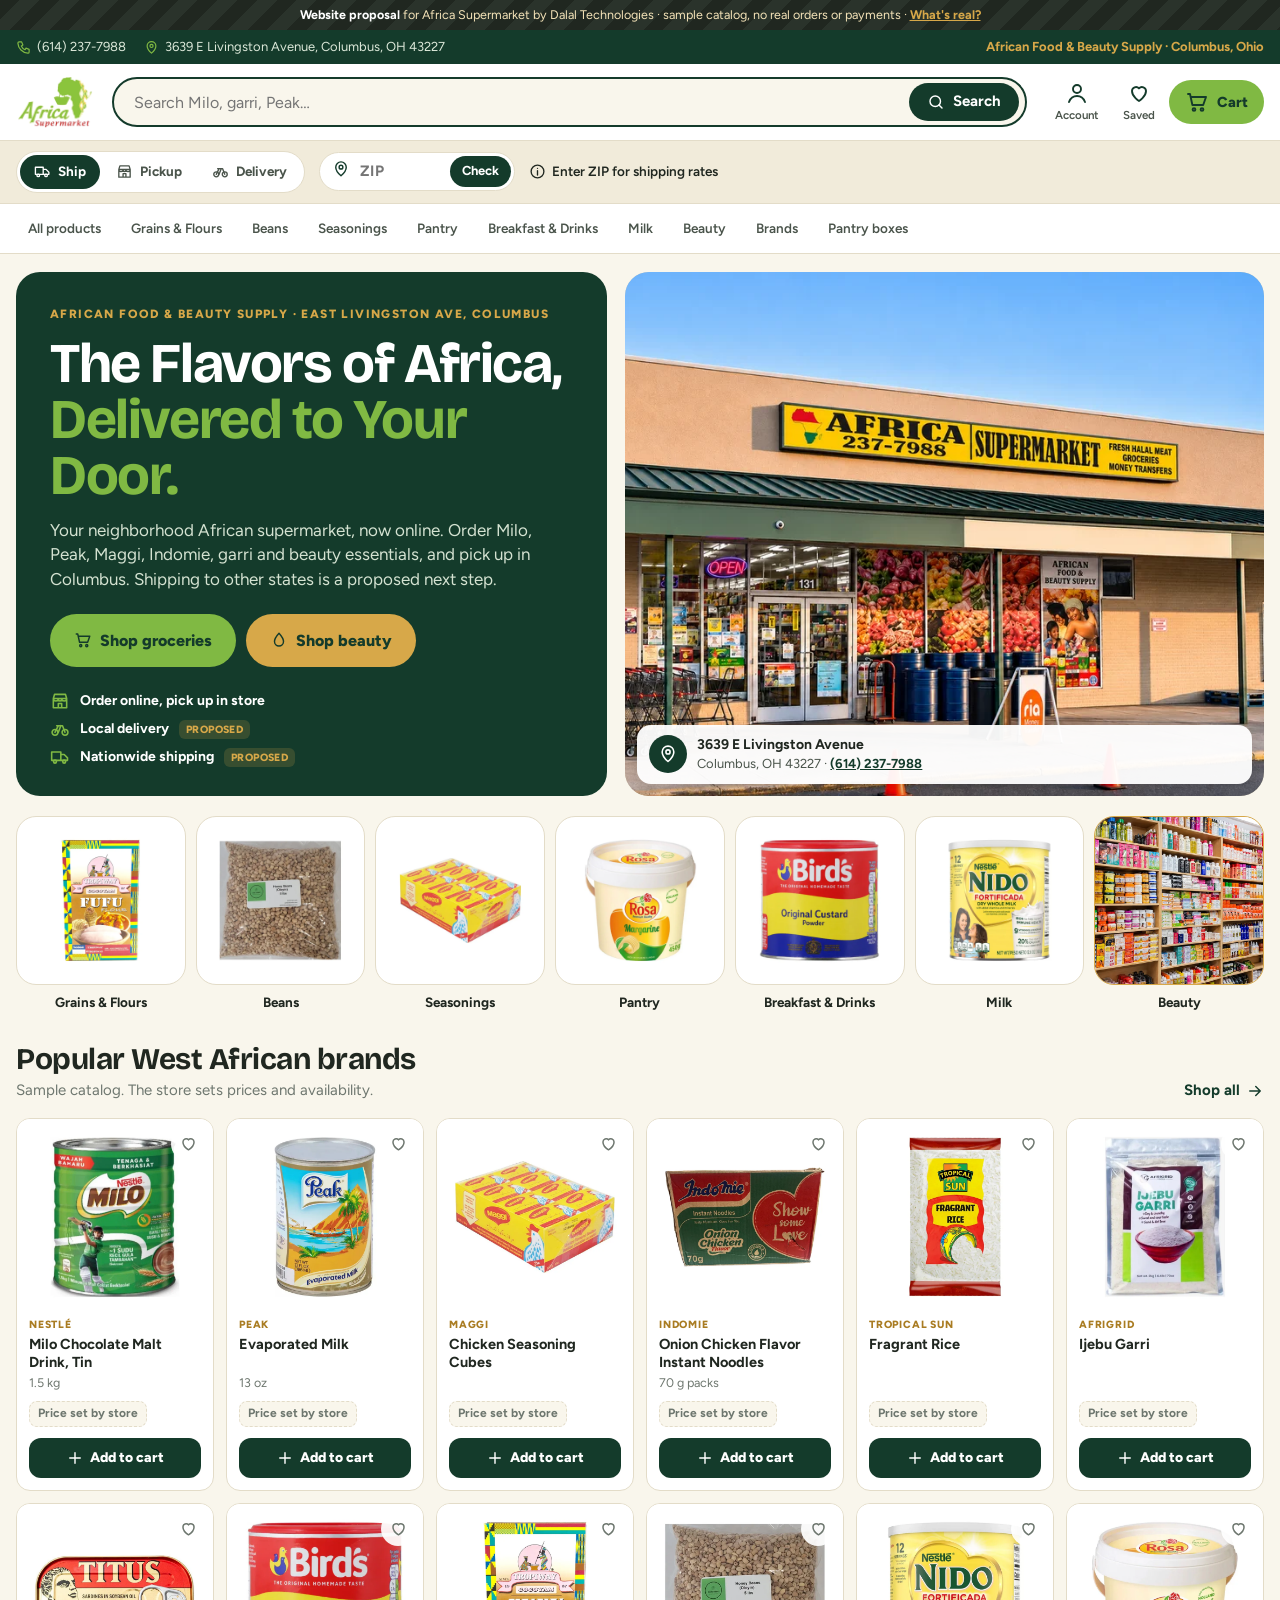
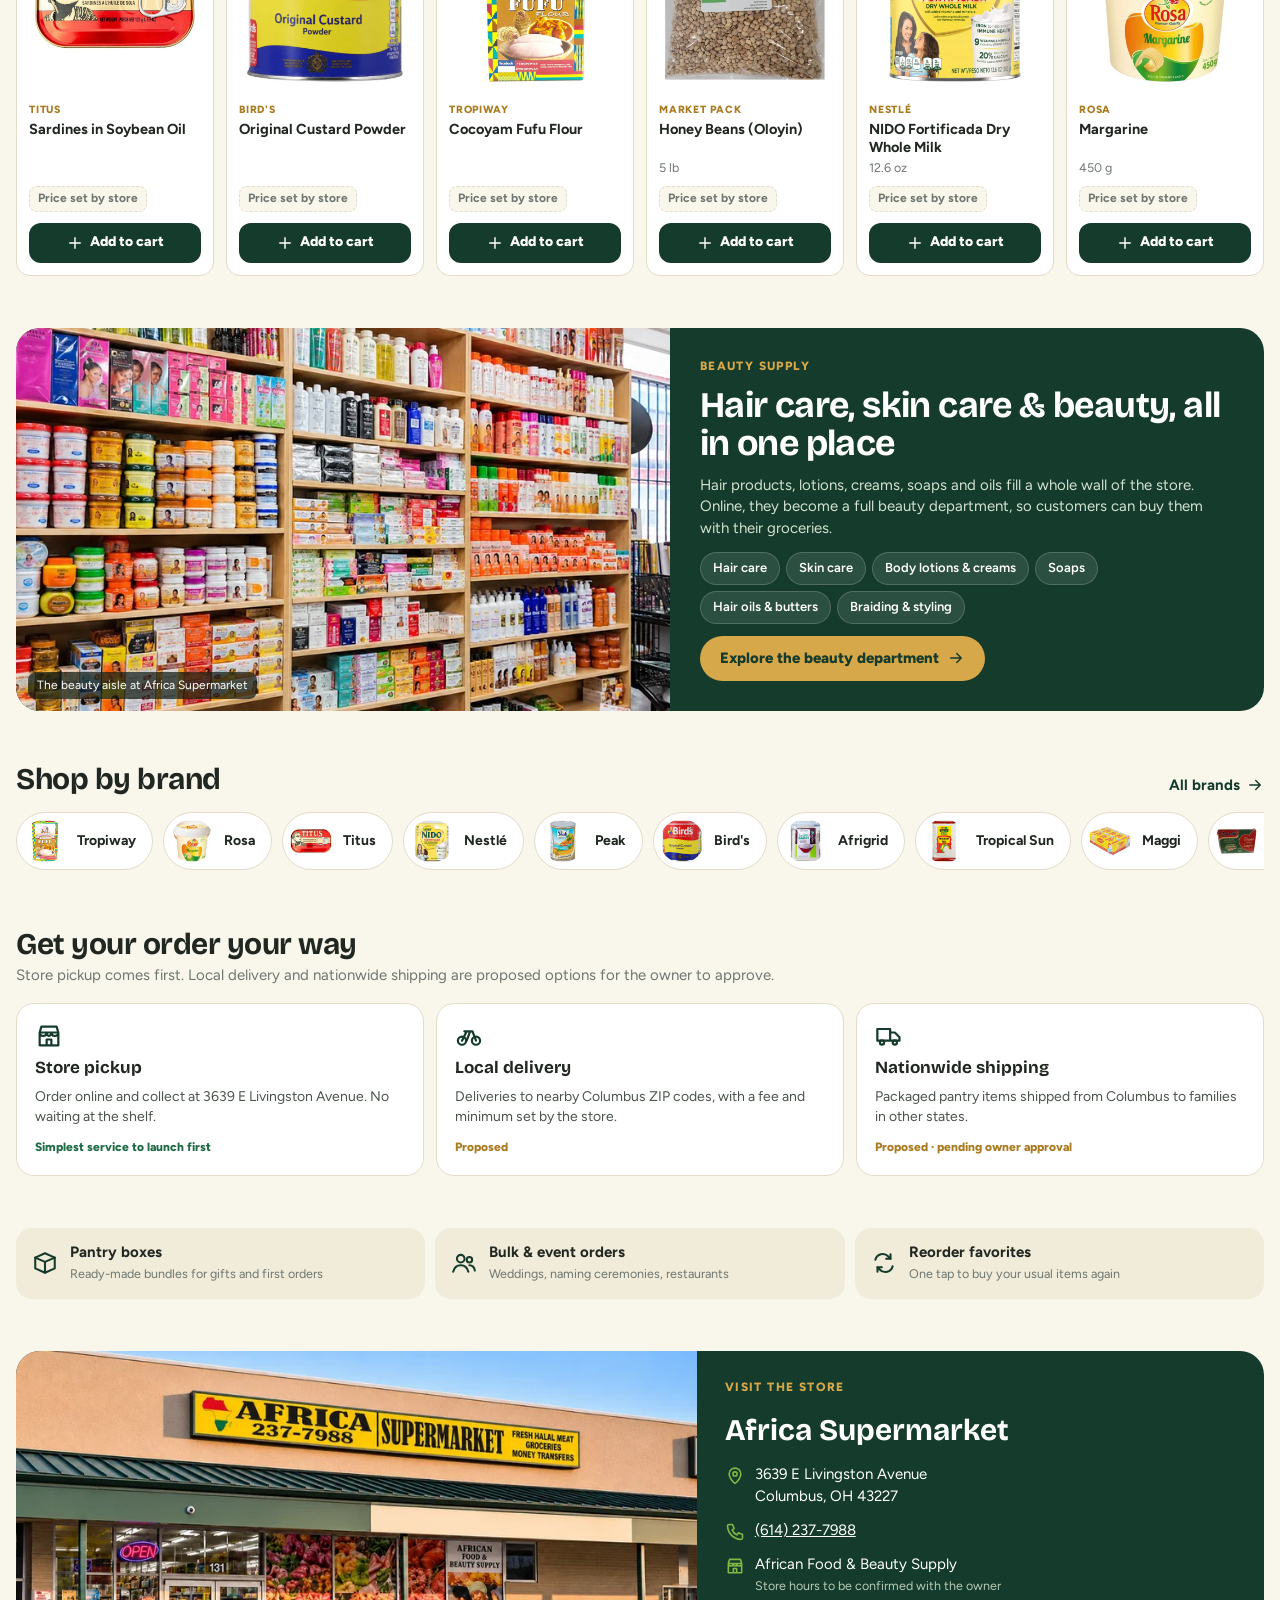
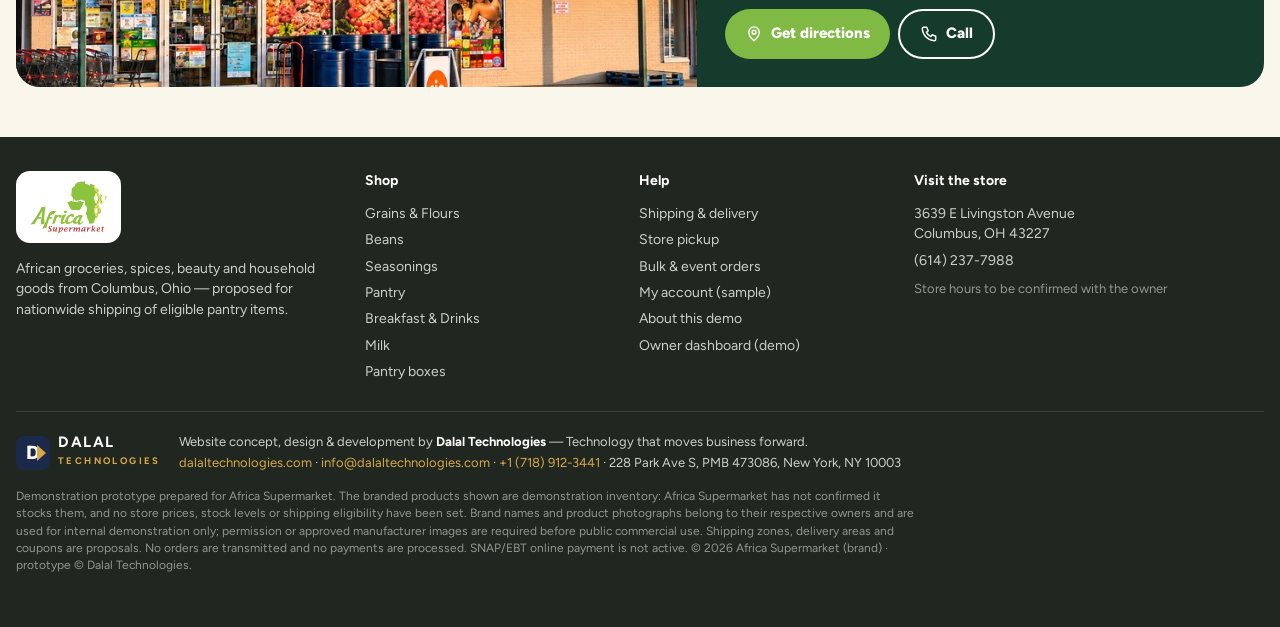
<file: index.html>
<!doctype html>
<html lang="en">
<head>
<meta charset="utf-8">
<meta name="viewport" content="width=device-width,initial-scale=1,viewport-fit=cover">
<title>Africa Supermarket — The Flavors of Africa, Delivered (Demo)</title>
<meta name="description" content="Demonstration storefront for Africa Supermarket, Columbus, Ohio. Prepared by Dalal Technologies. Sample products and prices.">
<meta name="robots" content="noindex,nofollow">
<meta name="theme-color" content="#143B2B">
<link rel="icon" type="image/png" href="img/favicon.png">
<link rel="preconnect" href="https://fonts.googleapis.com">
<link rel="preconnect" href="https://fonts.gstatic.com" crossorigin>
<link href="https://fonts.googleapis.com/css2?family=Bricolage+Grotesque:opsz,wght@12..96,600;12..96,800&family=Figtree:wght@400;500;600;700;800&display=swap" rel="stylesheet">
<link rel="stylesheet" href="css/store.css">
</head>
<body>
<div class="demo-ribbon" role="note"><b>Website proposal</b><span class="rb-l"> for Africa Supermarket by Dalal Technologies</span> ·<span class="rb-l"> sample catalog,</span> no real orders or payments · <a href="#/about-demo">What's real?</a></div>

<div class="util"><div class="wrap">
  <a id="u-phone" href="tel:+16142377988"></a>
  <a class="hide-m" id="u-addr" target="_blank" rel="noopener"></a>
  <span class="grow"></span>
  <span class="promo hide-m">African Food &amp; Beauty Supply · Columbus, Ohio</span>
</div></div>

<header class="hdr"><div class="wrap">
  <a class="logo" href="#/" aria-label="Africa Supermarket home"><img src="img/logo.png" alt="Africa Supermarket" width="78" height="54"></a>
  <form class="search" id="search" role="search" autocomplete="off">
    <label class="sr" for="q">Search products</label>
    <input id="q" type="search" placeholder="Search Milo, garri, Peak…" aria-autocomplete="list" aria-controls="suggest">
    <button class="go" type="submit" aria-label="Search"><span>Search</span></button>
    <div class="suggest" id="suggest" role="listbox"></div>
  </form>
  <nav class="hbtns">
    <a class="hbtn hide-m" href="#/account"></a>
    <a class="hbtn hide-m" href="#/wishlist" id="h-wish"></a>
    <button class="hbtn cartbtn" id="h-cart" data-act="open-cart" aria-label="Open cart"></button>
  </nav>
</div></header>

<div class="fbar"><div class="wrap">
  <div class="seg" id="modeSeg" role="group" aria-label="How do you want your order?"></div>
  <form class="zipf" id="zipForm"><label class="sr" for="zip">ZIP code</label><span id="zipIc"></span><input id="zip" inputmode="numeric" maxlength="5" placeholder="ZIP"><button>Check</button></form>
  <div class="zipmsg" id="zipMsg" aria-live="polite"></div>
</div></div>

<nav class="crail" aria-label="Categories"><div class="wrap" id="crail"></div></nav>

<main id="view" tabindex="-1"></main>

<footer class="foot"><div class="wrap" id="foot"></div></footer>

<nav class="bnav" id="bnav" aria-label="Mobile"></nav>

<div class="scrim" id="scrim"></div>
<aside class="drawer" id="drawer" aria-label="Shopping cart" aria-hidden="true"></aside>
<div class="modal" id="modal" role="dialog" aria-modal="true"></div>
<div class="toast" id="toast" role="status"></div>
<button class="ptrig" id="ptrig" aria-hidden="true" tabindex="-1" title=""></button>

<script src="data/config.js"></script>
<script src="data/catalog.js"></script>
<script src="js/core.js"></script>
<script src="js/store.js"></script>
</body>
</html>
</file>
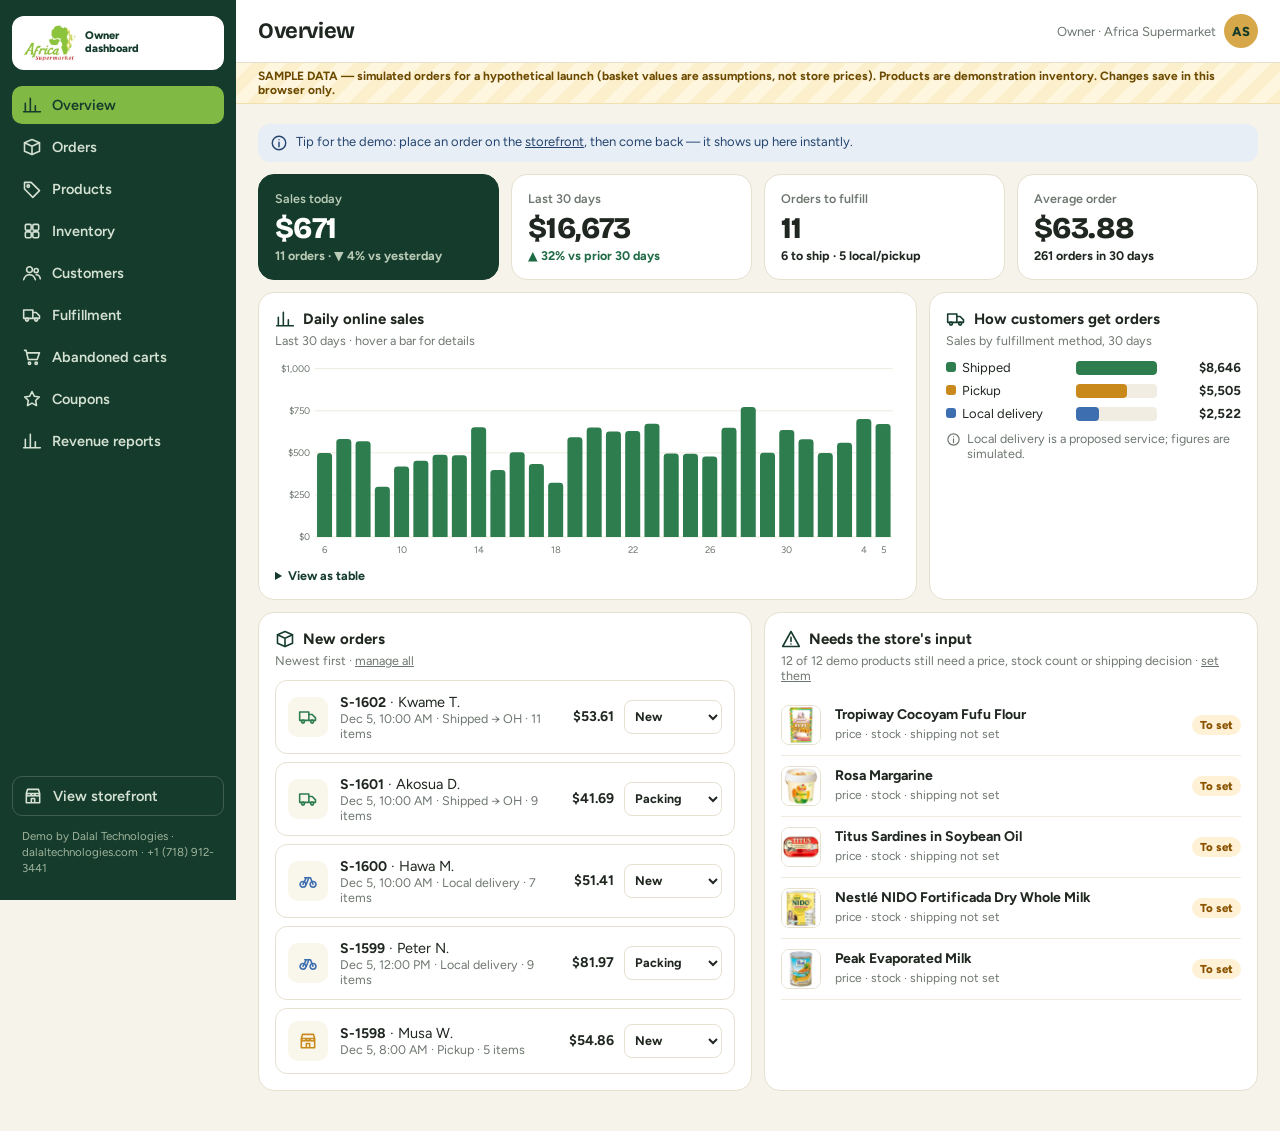
<file: dashboard.html>
<!doctype html>
<html lang="en">
<head>
<meta charset="utf-8">
<meta name="viewport" content="width=device-width,initial-scale=1,viewport-fit=cover">
<title>Owner Dashboard — Africa Supermarket (Demo)</title>
<meta name="robots" content="noindex,nofollow">
<meta name="theme-color" content="#143B2B">
<link rel="icon" type="image/png" href="img/favicon.png">
<link rel="preconnect" href="https://fonts.googleapis.com">
<link rel="preconnect" href="https://fonts.gstatic.com" crossorigin>
<link href="https://fonts.googleapis.com/css2?family=Bricolage+Grotesque:opsz,wght@12..96,600;12..96,800&family=Figtree:wght@400;500;600;700;800&display=swap" rel="stylesheet">
<link rel="stylesheet" href="css/dash.css">
</head>
<body>
<div class="layout">
  <aside class="side" id="side"></aside>
  <div class="main">
    <header class="top" id="top"></header>
    <div class="samplebar">SAMPLE DATA — simulated orders for a hypothetical launch (basket values are assumptions, not store prices). Products are demonstration inventory. Changes save in this browser only.</div>
    <main id="view"></main>
  </div>
</div>
<nav class="tabs" id="tabs" aria-label="Dashboard sections"></nav>
<div class="tip" id="tip" role="tooltip"></div>
<div class="toast" id="toast" role="status"></div>
<script src="data/config.js"></script>
<script src="data/catalog.js"></script>
<script src="js/core.js"></script>
<script src="js/dash.js"></script>
</body>
</html>
</file>
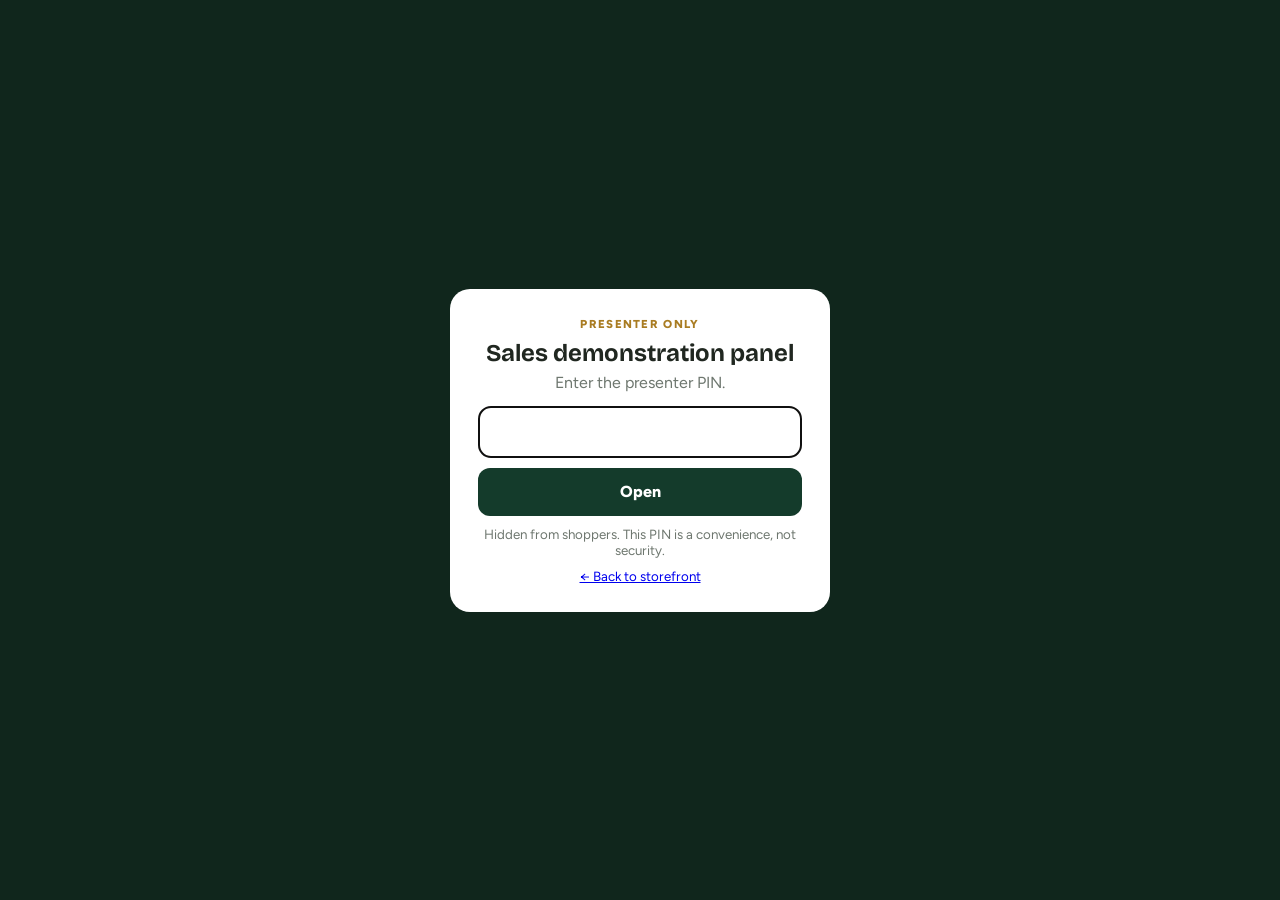
<file: present.html>
<!doctype html>
<html lang="en">
<head>
<meta charset="utf-8">
<meta name="viewport" content="width=device-width,initial-scale=1">
<title>Presenter view — Africa Supermarket opportunity (Dalal Technologies)</title>
<meta name="robots" content="noindex,nofollow">
<link rel="icon" type="image/png" href="img/favicon.png">
<link rel="preconnect" href="https://fonts.googleapis.com"><link rel="preconnect" href="https://fonts.gstatic.com" crossorigin>
<link href="https://fonts.googleapis.com/css2?family=Bricolage+Grotesque:opsz,wght@12..96,600;12..96,800&family=Figtree:wght@400;500;600;700;800&display=swap" rel="stylesheet">
<style>
:root{--forest:#143B2B;--fresh:#80B943;--ivory:#F9F6EC;--gold:#D7A849;--ink:#202720;--ink3:#6E776F;--line:#E6E0CF;--asm:#4B3A99;--asm-bg:#ECE7FF;--ver:#1F6B45;--ver-bg:#E3F2DA;--s1:#2E7D4F;--s2:#C98A1B;--s3:#3D6FB0;--bad:#B3261E;
  --fd:"Bricolage Grotesque","Avenir Next",system-ui,sans-serif;--f:"Figtree","Segoe UI",system-ui,sans-serif}
*{box-sizing:border-box}body{margin:0;font-family:var(--f);background:#10261C;color:var(--ink);-webkit-font-smoothing:antialiased}
button,input{font:inherit}
.gate{min-height:100vh;display:grid;place-items:center;padding:20px}
.gate form{background:#fff;border-radius:20px;padding:28px;width:min(380px,100%);text-align:center}
.gate h1{font-family:var(--fd);margin:8px 0 6px;font-size:24px}
.gate input{width:100%;height:52px;border-radius:12px;border:2px solid var(--line);text-align:center;font-size:24px;letter-spacing:10px;margin:14px 0 10px}
.gate button{width:100%;height:48px;border:0;border-radius:12px;background:var(--forest);color:#fff;font-weight:800;cursor:pointer}
.gate small{display:block;margin-top:10px;color:var(--ink3)}
.app{display:none}
header{display:flex;align-items:center;gap:14px;padding:16px 24px;color:#fff;flex-wrap:wrap}
header img{height:44px;background:#fff;border-radius:10px;padding:4px 8px}
header h1{font-family:var(--fd);margin:0;font-size:22px;flex:1;min-width:240px}
header h1 small{display:block;font-family:var(--f);font-size:12.5px;color:#B9CBB6;font-weight:500}
header a{color:var(--gold);font-weight:700;text-decoration:none;font-size:14px}
.wrap{max-width:1240px;margin:0 auto;padding:0 20px 40px}
.legend{display:flex;gap:10px;flex-wrap:wrap;margin:0 0 12px;color:#CFDCCC;font-size:13px;align-items:center}
.tag{display:inline-flex;align-items:center;font-size:10.5px;font-weight:800;padding:2px 7px;border-radius:6px;letter-spacing:.3px;text-transform:uppercase;white-space:nowrap}
.t-a{background:var(--asm-bg);color:var(--asm)} .t-v{background:var(--ver-bg);color:var(--ver)} .t-n{background:#F1EFEA;color:var(--ink3)}
.compare{display:grid;grid-template-columns:1fr 1.5fr;gap:14px}
.panel{background:#fff;border-radius:20px;padding:20px}
.panel h2{font-family:var(--fd);margin:4px 0 4px;font-size:22px;letter-spacing:-.4px}
.eb{font-size:11.5px;letter-spacing:1.3px;text-transform:uppercase;font-weight:800;color:#A97C22}
.now ul,.next ul{padding-left:18px;margin:10px 0;line-height:1.6;font-size:14.5px}
.reach{display:grid;grid-template-columns:1fr 1fr;gap:10px;margin:14px 0}
.reach div{border-radius:14px;padding:14px;background:#F6F3EA}
.reach b{font-family:var(--fd);font-size:20px;display:block}
.reach small{color:var(--ink3);font-size:12.5px}
.reach .big{background:var(--forest);color:#fff}.reach .big small{color:#B9CBB6}
.field{margin:10px 0}
.field label{display:flex;justify-content:space-between;align-items:center;gap:8px;font-size:13px;font-weight:700}
.field label output{font-family:var(--fd);font-size:17px;font-weight:800;color:var(--forest)}
.field input[type=range]{width:100%;accent-color:var(--forest);height:28px}
.field input[type=number]{width:120px;height:36px;border-radius:9px;border:1.5px solid var(--line);padding:0 8px;text-align:right;font-weight:700}
.scen{display:flex;gap:6px;margin:8px 0 6px;flex-wrap:wrap}
.scen button{border:1.5px solid var(--line);background:#fff;border-radius:999px;padding:7px 14px;font-weight:700;cursor:pointer}
.scen button.on{background:var(--forest);color:#fff;border-color:var(--forest)}
.inputs{display:grid;grid-template-columns:1fr 1fr;gap:4px 22px}
.results{display:grid;grid-template-columns:repeat(4,1fr);gap:10px;margin-top:14px}
.res{border-radius:14px;padding:12px;background:#F6F3EA}
.res .l{font-size:12px;font-weight:700;color:var(--ink3);display:flex;justify-content:space-between;gap:4px}
.res .v{font-family:var(--fd);font-size:26px;font-weight:800;letter-spacing:-.5px;margin-top:4px}
.res.hl{background:var(--forest);color:#fff}.res.hl .l{color:#B9CBB6}
.res.neg .v{color:var(--bad)}
.flow{margin-top:14px}
.flow .r{display:grid;grid-template-columns:170px 1fr 90px;gap:10px;align-items:center;font-size:13.5px;margin:6px 0}
.flow .tr{height:18px;background:#F1EDE2;border-radius:4px;position:relative;overflow:hidden}
.flow .tr i{position:absolute;top:0;bottom:0;border-radius:4px}
.flow .v{text-align:right;font-weight:800;font-variant-numeric:tabular-nums}
details{margin-top:10px;font-size:13.5px}
summary{cursor:pointer;font-weight:800;color:var(--forest)}
.story{display:grid;grid-template-columns:repeat(4,1fr);gap:12px;margin-top:14px}
.story .panel{padding:16px}
.story .n{width:30px;height:30px;border-radius:50%;background:var(--fresh);color:var(--forest);display:grid;place-items:center;font-weight:800}
.story h3{font-family:var(--fd);margin:8px 0 4px;font-size:17px}
.story p{margin:0;font-size:13.5px;color:#4A544B}
.story a{color:var(--forest);font-weight:800}
.foot{color:#B9CBB6;font-size:13px;margin-top:20px;display:flex;gap:14px;align-items:center;flex-wrap:wrap}
.foot a{color:var(--gold)}
.dw{display:flex;align-items:center;gap:8px}.dw .d{width:32px;height:32px;border-radius:8px;background:#1B2A4A;color:#fff;display:grid;place-items:center;font-weight:900;font-family:var(--fd);position:relative;overflow:hidden}
.dw .d::after{content:"";position:absolute;right:4px;top:8px;border-left:8px solid var(--gold);border-top:8px solid transparent;border-bottom:8px solid transparent}
.dw b{color:#fff;letter-spacing:1.4px;display:block;line-height:1;font-size:14px}.dw i{font-style:normal;color:var(--gold);letter-spacing:2.2px;font-size:9px;font-weight:700}
@media(max-width:980px){.compare{grid-template-columns:1fr}.results{grid-template-columns:1fr 1fr}.story{grid-template-columns:1fr 1fr}}
@media(max-width:600px){.inputs{grid-template-columns:1fr}.story{grid-template-columns:1fr}.flow .r{grid-template-columns:110px 1fr 74px}.res .v{font-size:21px}}
</style>
</head>
<body>
<div class="gate" id="gate"><form id="pinf"><div class="eb">Presenter only</div><h1>Sales demonstration panel</h1><p style="margin:0;color:var(--ink3)">Enter the presenter PIN.</p>
  <label for="pin" style="position:absolute;left:-9999px">PIN</label><input id="pin" inputmode="numeric" maxlength="6" autocomplete="off" autofocus><button>Open</button>
  <small>Hidden from shoppers. This PIN is a convenience, not security.</small><small><a href="index.html">← Back to storefront</a></small></form></div>

<div class="app" id="app">
<header><img src="img/logo.png" alt="Africa Supermarket"><h1>From one store in Columbus to customers across the U.S.<small>Presenter view · prepared by Dalal Technologies · all figures are adjustable assumptions</small></h1>
  <a href="index.html" target="_blank">Open storefront ↗</a><a href="dashboard.html" target="_blank">Owner dashboard ↗</a></header>
<div class="wrap">
  <div class="legend"><span class="tag t-a">Assumption</span> adjustable estimate &nbsp;·&nbsp; <span class="tag t-v">Verified</span> confirmed with real data &nbsp;·&nbsp; <span class="tag t-n">Needed</span> to be provided by the owner. <b style="color:#fff">No figure on this page is verified yet.</b></div>
  <div class="compare">
    <section class="panel now"><span class="eb">Today</span><h2>Local-store-only model</h2>
      <ul><li>Customers must live within driving distance of 3639 E Livingston Ave.</li><li>Sales happen only during store hours, in person or by phone.</li><li>Families who moved away, students and customers in towns without an African grocery can't buy.</li><li>No online record of what repeat customers buy.</li></ul>
      <div class="reach"><div><small>Reach</small><b>Columbus area</b><small>walk-in and phone</small></div><div><small>Open for orders</small><b>Store hours</b><small>to be confirmed</small></div></div>
      <div class="field"><label for="cur">Current monthly in-store sales <span class="tag t-n">Needed</span></label><input type="number" id="cur" placeholder="Owner to provide" min="0" step="500" style="width:100%"></div>
      <p style="font-size:13px;color:var(--ink3);margin:4px 0 0" id="curNote">Enter it to show online sales as a share of today's business.</p>
    </section>
    <section class="panel next"><span class="eb">Proposed</span><h2>Nationwide-commerce model</h2>
      <div class="reach"><div class="big"><small>Reach</small><b>Lower 48 states*</b><small>shelf-stable items, plus pickup & local</small></div><div><small>Open for orders</small><b>24/7 online</b><small>orders arrive in the owner dashboard</small></div></div>
      <div class="scen" id="scen"><button data-s="conservative">Conservative</button><button data-s="moderate" class="on">Moderate</button><button data-s="ambitious">Ambitious</button></div>
      <div class="inputs" id="inputs"></div>
      <details><summary>Operating cost assumptions</summary><div class="inputs" id="costs"></div></details>
      <div class="results" id="results"></div>
      <div class="flow" id="flow"></div>
      <p style="font-size:12.5px;color:var(--ink3);margin:10px 0 0">*Only items the store approves for shipping; excludes fresh, frozen and glass items, and (in this demo) Alaska, Hawaii and Puerto Rico. Products shown in the demo are real brands not yet confirmed as stocked. Illustrative estimates for discussion — not a forecast, quote or guarantee. Sales tax, refunds and income taxes are not modeled.</p>
    </section>
  </div>

  <div class="story">
    <div class="panel"><span class="n">1</span><h3>Show the store, online</h3><p>Open the <a href="index.html" target="_blank">storefront</a>: real logo, address and storefront photo, real products like Milo, Peak, Maggi and Indomie. Search “garri”.</p></div>
    <div class="panel"><span class="n">2</span><h3>Ship to another state</h3><p>Choose <b>Ship</b>, enter ZIP <b>30303</b> (Atlanta) and add a few items. With no prices set, the order goes in as a request the store confirms.</p></div>
    <div class="panel"><span class="n">3</span><h3>The owner stays in control</h3><p>In the <a href="dashboard.html#products" target="_blank">dashboard</a>, type a price and set <b>Ship = No</b> on one item. The storefront updates and blocks shipping for it.</p></div>
    <div class="panel"><span class="n">4</span><h3>Receive the order</h3><p>Send the demo order, then open <a href="dashboard.html#orders" target="_blank">Orders</a>: it's at the top, marked “From storefront”.</p></div>
  </div>

  <div class="foot"><span class="dw"><span class="d">D</span><span><b>DALAL</b><i>TECHNOLOGIES</i></span></span><span id="dcontact"></span></div>
</div></div>

<script src="data/config.js"></script>
<script>
(function(){
  const C = window.AS_CONFIG, $ = s => document.querySelector(s);
  const ok = () => { $("#gate").style.display = "none"; $("#app").style.display = "block"; };
  try { if (sessionStorage.getItem("as_presenter") === "1") ok(); } catch (e) {}
  $("#pinf").addEventListener("submit", e => { e.preventDefault(); if ($("#pin").value === C.presenterPin) { try { sessionStorage.setItem("as_presenter", "1"); } catch (e) {} ok(); } else { $("#pin").value = ""; $("#pin").placeholder = "Try again"; } });
  const b = C.builder;
  $("#dcontact").innerHTML = `${b.websiteLabel ? `<a href="${b.website}" target="_blank" rel="noopener">${b.websiteLabel}</a>` : ""} · <a href="mailto:${b.email}">${b.email}</a> · ${b.phone} · ${b.address}`;

  const S = {
    conservative: { orders: 120, basket: 48, margin: 28, ship: 50 },
    moderate:     { orders: 250, basket: 55, margin: 30, ship: 55 },
    ambitious:    { orders: 500, basket: 62, margin: 32, ship: 60 }
  };
  const INPUTS = [
    ["orders", "Online orders per month", 20, 1500, 10, v => v],
    ["basket", "Average basket value", 20, 150, 1, v => "$" + v],
    ["margin", "Gross margin on products", 10, 50, 1, v => v + "%"],
    ["ship", "Share of orders shipped", 0, 100, 5, v => v + "%"]
  ];
  const COSTS = [
    ["platform", "E-commerce platform & apps ($/mo)", 0, 400, 5, 79],
    ["payPct", "Card processing (% of sales)", 0, 5, 0.1, 2.9],
    ["payFix", "Card processing ($ per order)", 0, 1, 0.05, 0.30],
    ["pack", "Packaging per shipped order ($)", 0, 10, 0.25, 2.50],
    ["subsidy", "Shipping cost absorbed per shipped order ($)", 0, 15, 0.5, 3.00],
    ["hours", "Staff hours per order (picking/packing)", 0, 1, 0.05, 0.25],
    ["wage", "Hourly staff cost ($)", 0, 40, 0.5, 16],
    ["mkt", "Marketing ($/mo)", 0, 3000, 50, 300]
  ];
  const st = Object.assign({}, S.moderate); COSTS.forEach(c => st[c[0]] = c[5]);
  $("#inputs").innerHTML = INPUTS.map(([k, l, mn, mx, sp]) => `<div class="field"><label for="i-${k}"><span>${l} <span class="tag t-a">Assumption</span></span><output id="o-${k}"></output></label><input type="range" id="i-${k}" data-k="${k}" min="${mn}" max="${mx}" step="${sp}"></div>`).join("");
  $("#costs").innerHTML = COSTS.map(([k, l, mn, mx, sp]) => `<div class="field"><label for="i-${k}"><span>${l} <span class="tag t-a">Assumption</span></span><input type="number" id="i-${k}" data-k="${k}" min="${mn}" max="${mx}" step="${sp}"></label></div>`).join("");
  const m0 = n => (n < 0 ? "−$" : "$") + Math.round(Math.abs(n)).toLocaleString("en-US");
  function sync() { INPUTS.concat(COSTS).forEach(([k]) => { const el = $("#i-" + k); if (document.activeElement !== el) el.value = st[k]; }); INPUTS.forEach(([k, , , , , f]) => $("#o-" + k).textContent = f(st[k])); }
  function calc() {
    const sales = st.orders * st.basket, cogs = sales * (1 - st.margin / 100), gross = sales - cogs;
    const shipped = st.orders * st.ship / 100;
    const costs = { "Platform & apps": st.platform, "Card processing": sales * st.payPct / 100 + st.orders * st.payFix, "Packaging": shipped * st.pack, "Shipping absorbed": shipped * st.subsidy, "Staff time": st.orders * st.hours * st.wage, "Marketing": st.mkt };
    const opex = Object.values(costs).reduce((a, b) => a + b, 0), contrib = gross - opex;
    const perOrder = st.basket * st.margin / 100 - st.basket * st.payPct / 100 - st.payFix - (st.ship / 100) * (st.pack + st.subsidy) - st.hours * st.wage;
    const be = perOrder > 0 ? Math.ceil((st.platform + st.mkt) / perOrder) : null;
    $("#results").innerHTML = [
      ["Online sales / month", m0(sales), "hl"], ["Gross profit / month", m0(gross), ""], ["Operating costs / month", m0(opex), ""], ["Est. contribution / month", m0(contrib), contrib < 0 ? "neg" : ""]
    ].map(([l, v, c]) => `<div class="res ${c}"><div class="l"><span>${l}</span><span class="tag t-a">Est.</span></div><div class="v">${v}</div></div>`).join("") +
      `<div class="res" style="grid-column:1/-1;display:flex;gap:18px;flex-wrap:wrap;align-items:center;font-size:14px"><span><b>${m0(sales * 12)}</b> online sales / year</span><span><b>${m0(contrib * 12)}</b> contribution / year</span><span>Break-even ≈ <b>${be ? be + " orders/mo" : "not reached — margin per order is negative"}</b></span>${curShare(sales)}</div>`;
    const rows = [["Online sales", sales, "#2E7D4F"], ["Cost of goods", cogs, "#C98A1B"]].concat(Object.entries(costs).map(([k, v]) => [k, v, "#3D6FB0"])).concat([["Contribution", contrib, contrib < 0 ? "#B3261E" : "#143B2B"]]);
    const max = sales || 1;
    $("#flow").innerHTML = rows.map(([l, v, c]) => `<div class="r"><span>${l}</span><span class="tr"><i style="left:0;width:${Math.min(100, Math.abs(v) / max * 100)}%;background:${c}"></i></span><span class="v">${m0(v)}</span></div>`).join("");
  }
  function curShare(sales) { const c = parseFloat($("#cur").value); return c > 0 ? `<span>Online would add <b>${Math.round(sales / c * 100)}%</b> to today's in-store sales</span>` : ""; }
  document.addEventListener("input", e => { const k = e.target.dataset.k; if (k) { st[k] = parseFloat(e.target.value) || 0; $$scen(null); sync(); calc(); } if (e.target.id === "cur") { $("#curNote").innerHTML = e.target.value ? '<span class="tag t-n">Owner-provided</span> used for the comparison below.' : "Enter it to show online sales as a share of today's business."; calc(); } });
  function $$scen(k) { document.querySelectorAll("#scen button").forEach(b => b.classList.toggle("on", b.dataset.s === k)); }
  $("#scen").addEventListener("click", e => { const b = e.target.closest("button"); if (!b) return; Object.assign(st, S[b.dataset.s]); $$scen(b.dataset.s); sync(); calc(); });
  sync(); calc();
})();
</script>
</body>
</html>
</file>
<file: css/store.css>
/* Africa Supermarket — storefront styles · Dalal Technologies demo */
:root{
  --forest:#143B2B; --forest-2:#1D4D38; --fresh:#80B943; --fresh-d:#5E8F2B; --ivory:#F9F6EC; --ivory-2:#F1EBDA;
  --gold:#D7A849; --gold-d:#A97C22; --ink:#202720; --ink-2:#4A544B; --ink-3:#6E776F; --line:#E3DCC8; --white:#fff;
  --red:#B3261E; --amber:#9A5B00; --amber-bg:#FFF1D6; --ok:#1F6B45; --ok-bg:#E3F2DA;
  --r:14px; --r-sm:10px; --sh:0 1px 2px rgba(20,59,43,.06),0 6px 18px rgba(20,59,43,.07);
  --font-d:"Bricolage Grotesque","Avenir Next","Segoe UI",system-ui,sans-serif;
  --font:"Figtree","Segoe UI",system-ui,-apple-system,sans-serif;
  --maxw:1280px;
}
*{box-sizing:border-box}
html{scroll-behavior:smooth;scroll-padding-top:150px;scroll-padding-bottom:90px}
body{margin:0;font-family:var(--font);color:var(--ink);background:var(--ivory);font-size:15px;line-height:1.45;-webkit-font-smoothing:antialiased}
img{max-width:100%;display:block}
a{color:inherit}
button{font:inherit;color:inherit;cursor:pointer;border:0;background:none}
input,select,textarea{font:inherit;color:inherit}
.ic{width:20px;height:20px;flex:none}
.wrap{max-width:var(--maxw);margin:0 auto;padding:0 16px}
.sr{position:absolute;width:1px;height:1px;overflow:hidden;clip:rect(0 0 0 0)}
:focus-visible{outline:3px solid var(--gold);outline-offset:2px;border-radius:6px}

/* ---------- demo ribbon ---------- */
.demo-ribbon{background:repeating-linear-gradient(135deg,#202720 0 14px,#2a332b 14px 28px);color:#F4E3B8;font-size:12.5px;text-align:center;padding:6px 12px}
.demo-ribbon b{color:#fff}
.demo-ribbon a{color:var(--gold);font-weight:700}
@media(max-width:600px){.demo-ribbon .rb-l{display:none}}

/* ---------- top utility bar ---------- */
.util{background:var(--forest);color:#DCE8D9;font-size:13px}
.util .wrap{display:flex;gap:18px;align-items:center;height:34px;overflow:hidden;white-space:nowrap}
.util a{text-decoration:none;display:inline-flex;gap:6px;align-items:center}
.util .ic{width:15px;height:15px;color:var(--fresh)}
.util .grow{flex:1}
.util .promo{color:var(--gold);font-weight:700}
@media(max-width:760px){.util .hide-m{display:none}}

/* ---------- header ---------- */
.hdr{background:#fff;border-bottom:1px solid var(--line);position:sticky;top:0;z-index:40}
.hdr .wrap{display:flex;align-items:center;gap:18px;height:76px}
.logo{display:flex;align-items:center;gap:10px;text-decoration:none;flex:none}
.logo img{height:54px;width:auto}
.search{flex:1;display:flex;align-items:center;background:var(--ivory);border:2px solid var(--forest);border-radius:999px;height:50px;padding:0 6px 0 18px;position:relative}
.search input{flex:1;border:0;background:none;outline:none;font-size:16px;min-width:0}
.search .go{background:var(--forest);color:#fff;border-radius:999px;height:38px;padding:0 18px;display:flex;gap:8px;align-items:center;font-weight:700}
.search .go .ic{width:18px;height:18px}
.suggest{position:absolute;left:0;right:0;top:54px;background:#fff;border:1px solid var(--line);border-radius:var(--r);box-shadow:var(--sh);padding:6px;display:none;z-index:60;max-height:70vh;overflow:auto}
.suggest.on{display:block}
.suggest a{display:flex;gap:10px;align-items:center;padding:6px 8px;border-radius:10px;text-decoration:none}
.suggest a:hover,.suggest a.sel{background:var(--ivory)}
.suggest .art{width:42px;height:42px;background:var(--ivory-2);border-radius:8px}
.suggest small{color:var(--ink-3);display:block}
.suggest .price{margin-left:auto;font-weight:800}
.hbtns{display:flex;gap:4px;align-items:center}
.hbtn{display:flex;flex-direction:column;align-items:center;gap:2px;font-size:11.5px;font-weight:600;padding:6px 10px;border-radius:10px;position:relative;text-decoration:none;color:var(--ink-2)}
.hbtn:hover{background:var(--ivory)}
.hbtn .ic{width:24px;height:24px;color:var(--forest)}
.cartbtn{background:var(--fresh);color:var(--forest);flex-direction:row;gap:10px;padding:8px 14px;font-size:14px}
.cartbtn:hover{background:#8fc650}
.cartbtn .ic{color:var(--forest)}
.cartbtn .amt{font-weight:800;font-size:15px}
.cartbtn small{display:block;font-weight:600;font-size:11px;opacity:.8}
.badge{position:absolute;top:0;right:4px;background:var(--red);color:#fff;font-size:11px;font-weight:800;min-width:18px;height:18px;border-radius:9px;display:grid;place-items:center;padding:0 5px}
.cartbtn .badge{top:-6px;right:-6px;border:2px solid #fff}
.menu-btn{display:none}
@media(max-width:900px){
  .hdr .wrap{flex-wrap:wrap;height:auto;padding-top:8px;padding-bottom:10px;gap:8px 10px}
  .logo img{height:42px}
  .search{order:3;flex-basis:100%;height:46px}
  .hbtns{margin-left:auto}
  .hbtn.hide-m{display:none}
  .cartbtn small,.cartbtn .lbl{display:none}
  .search .go span{display:none}
}

/* ---------- fulfillment bar ---------- */
.fbar{background:var(--ivory-2);border-bottom:1px solid var(--line)}
.fbar .wrap{display:flex;align-items:center;gap:14px;padding-top:10px;padding-bottom:10px;flex-wrap:wrap}
.seg{display:flex;background:#fff;border:1px solid var(--line);border-radius:999px;padding:3px;gap:2px}
.seg button{display:flex;align-items:center;gap:7px;padding:7px 14px;border-radius:999px;font-weight:700;font-size:13.5px;color:var(--ink-2);white-space:nowrap}
.seg button .ic{width:17px;height:17px}
.seg button[aria-pressed=true]{background:var(--forest);color:#fff}
.seg button .pill{font-size:9.5px;font-weight:800;background:var(--gold);color:var(--forest);padding:1px 5px;border-radius:5px;letter-spacing:.3px}
.zipf{display:flex;align-items:center;gap:8px;background:#fff;border:1px solid var(--line);border-radius:999px;padding:3px 3px 3px 12px}
.zipf .ic{color:var(--forest);width:18px;height:18px}
.zipf input{width:84px;border:0;outline:none;font-weight:700;letter-spacing:1px;background:none}
.zipf button{background:var(--forest);color:#fff;border-radius:999px;padding:6px 12px;font-weight:700;font-size:13px}
.zipmsg{display:flex;align-items:center;gap:6px;font-size:13.5px;font-weight:600}
.zipmsg.ok{color:var(--ok)} .zipmsg.bad{color:var(--red)} .zipmsg .ic{width:17px;height:17px}
.zipmsg small{display:block;font-weight:500;color:var(--ink-3)}
@media(max-width:760px){
  .fbar .wrap{gap:8px}
  .seg{width:100%}
  .seg button{flex:1;justify-content:center;padding:8px 6px;font-size:12.5px}
  .seg button .pill{display:none}
  .zipf{flex:none}
  .zipmsg{flex:1;min-width:0;font-size:12.5px}
}

/* ---------- category rail ---------- */
.crail{background:#fff;border-bottom:1px solid var(--line)}
.crail .wrap{display:flex;gap:6px;overflow-x:auto;scrollbar-width:none;padding-top:8px;padding-bottom:8px}
.crail .wrap::-webkit-scrollbar{display:none}
.crail a{flex:none;text-decoration:none;font-weight:600;font-size:13.5px;padding:7px 12px;border-radius:999px;color:var(--ink-2);white-space:nowrap}
.crail a:hover,.crail a.on{background:var(--ivory);color:var(--forest)}
.crail a.hot{color:var(--red)}

/* ---------- generic ---------- */
main{min-height:60vh}
.sec{padding:34px 0}
.sec-h{display:flex;align-items:end;justify-content:space-between;gap:12px;margin-bottom:16px}
.sec-h h2{font-family:var(--font-d);font-size:clamp(22px,3vw,30px);margin:0;letter-spacing:-.5px;line-height:1.1}
.sec-h p{margin:4px 0 0;color:var(--ink-3)}
.sec-h .more{font-weight:700;color:var(--forest);text-decoration:none;display:flex;gap:6px;align-items:center;white-space:nowrap}
.sec-h .more .ic{width:18px;height:18px}
.eyebrow{font-size:12px;letter-spacing:1.4px;text-transform:uppercase;font-weight:800;color:var(--gold-d)}
.btn{display:inline-flex;align-items:center;justify-content:center;gap:8px;font-weight:800;border-radius:999px;padding:12px 20px;text-decoration:none;font-size:15px;transition:transform .1s}
.btn:active{transform:scale(.98)}
.btn .ic{width:18px;height:18px}
.btn-p{background:var(--fresh);color:var(--forest)}
.btn-p:hover{background:#8fc650}
.btn-d{background:var(--forest);color:#fff}
.btn-d:hover{background:var(--forest-2)}
.btn-o{border:2px solid currentColor}
.btn-g{background:var(--gold);color:var(--forest)}
.btn[disabled]{opacity:.45;cursor:not-allowed}
.chip{display:inline-flex;align-items:center;gap:5px;font-size:11.5px;font-weight:700;padding:3px 8px;border-radius:999px;white-space:nowrap}
.chip .ic{width:13px;height:13px}
.chip-ship{background:var(--ok-bg);color:var(--ok)}
.chip-local{background:var(--amber-bg);color:var(--amber)}
.chip-demo{background:#ECE7FF;color:#4B3A99}
.note-demo{font-size:12px;color:var(--ink-3);display:flex;gap:6px;align-items:flex-start}
.note-demo .ic{width:15px;height:15px;flex:none;margin-top:1px}

/* ---------- hero ---------- */
.hero{padding:18px 0 8px}
.hero-grid{display:grid;grid-template-columns:1.05fr 1fr;gap:16px}
.hero-main{background:var(--forest);color:#fff;border-radius:22px;padding:34px 34px 26px;position:relative;overflow:hidden;display:flex;flex-direction:column}
.hero-main::after{content:"";position:absolute;right:-40px;top:-40px;width:260px;height:260px;opacity:.13;
  background:
    linear-gradient(45deg,transparent 46%,var(--gold) 46% 54%,transparent 54%) 0 0/36px 36px,
    linear-gradient(-45deg,transparent 46%,var(--fresh) 46% 54%,transparent 54%) 0 0/36px 36px;border-radius:50%}
.hero-main .eyebrow{color:var(--gold)}
.hero-main h1{font-family:var(--font-d);font-size:clamp(32px,4.6vw,56px);line-height:1;letter-spacing:-1.5px;margin:10px 0 14px;max-width:13ch}
.hero-main h1 em{font-style:normal;color:var(--fresh)}
.hero-main p.lead{font-size:17px;color:#D4E2D1;max-width:44ch;margin:0 0 20px}
.hero-ctas{display:flex;gap:10px;flex-wrap:wrap}
.hero-ctas .btn-o{color:#fff}
.hero-modes{display:grid;grid-template-columns:repeat(3,1fr);gap:8px;margin-top:auto;padding-top:24px}
.hero-modes button{background:rgba(255,255,255,.07);border:1px solid rgba(255,255,255,.14);border-radius:12px;padding:10px;text-align:left;color:#fff;display:flex;gap:9px;align-items:flex-start}
.hero-modes button:hover{background:rgba(255,255,255,.13)}
.hero-modes .ic{color:var(--fresh);width:22px;height:22px}
.hero-modes b{display:block;font-size:13.5px}
.hero-modes small{color:#B9CBB6;font-size:11.5px;line-height:1.25;display:block}
.hero-side{display:grid;grid-template-rows:1fr auto;gap:12px}
.hero-photo{border-radius:22px;overflow:hidden;position:relative;min-height:280px;background:#e9dcc0}
.hero-photo img{width:100%;height:100%;object-fit:cover;position:absolute;inset:0}
.hero-photo .cap{position:absolute;left:10px;bottom:10px;background:rgba(32,39,32,.72);color:#fff;font-size:11px;padding:4px 8px;border-radius:6px}
.hero-photo .floaty{position:absolute;right:12px;top:12px;width:min(250px,60%);display:flex;flex-direction:column;gap:8px}
.mini{display:flex;gap:10px;align-items:center;background:rgba(255,255,255,.96);border-radius:14px;padding:8px 10px 8px 8px;box-shadow:0 8px 24px rgba(0,0,0,.15)}
.mini .art{width:46px;height:46px;background:var(--ivory);border-radius:10px;flex:none}
.mini b{font-size:13px;display:block;line-height:1.15}
.mini small{font-size:12px;color:var(--ink-3)}
.mini .add{margin-left:auto;width:34px;height:34px;border-radius:50%;background:var(--forest);color:#fff;display:grid;place-items:center;flex:none}
.mini .add .ic{width:18px;height:18px}
.hero-strip{display:grid;grid-template-columns:1fr 1fr;gap:12px}
.offer{border-radius:16px;padding:14px 16px;display:flex;gap:12px;align-items:center;text-decoration:none}
.offer b{font-family:var(--font-d);font-size:18px;line-height:1.1;display:block}
.offer small{font-size:12.5px}
.offer .big{font-family:var(--font-d);font-weight:800;font-size:30px;line-height:1}
.offer-gold{background:var(--gold);color:var(--forest)}
.offer-fresh{background:var(--fresh);color:var(--forest)}
@media(max-width:900px){
  .hero-grid{grid-template-columns:1fr}
  .hero-main{padding:24px 20px 18px;border-radius:18px}
  .hero-modes{grid-template-columns:1fr;gap:6px}
  .hero-photo{min-height:230px;border-radius:18px}
  .hero-photo .floaty{width:58%}
  .mini:nth-child(3){display:none}
}
@media(max-width:480px){.hero-strip{grid-template-columns:1fr}.offer .big{font-size:24px}}

/* ---------- category tiles ---------- */
.cats{display:grid;grid-template-columns:repeat(auto-fill,minmax(150px,1fr));gap:10px}
.cat{border-radius:16px;padding:14px 12px 12px;text-decoration:none;display:flex;flex-direction:column;gap:6px;position:relative;min-height:138px;transition:transform .15s}
.cat:hover{transform:translateY(-2px)}
.cat .catart{width:58px;height:58px}
.cat b{font-size:14.5px;line-height:1.15;margin-top:auto}
.cat small{font-size:12px;color:var(--ink-2)}
.cat .tag{position:absolute;top:10px;right:10px;font-size:10px;font-weight:800;background:#fff;padding:2px 6px;border-radius:6px;color:var(--amber)}
@media(max-width:560px){.cats{grid-template-columns:repeat(3,1fr);gap:8px}.cat{min-height:118px;padding:10px 9px}.cat .catart{width:44px;height:44px}.cat b{font-size:12.5px}.cat small{display:none}}

/* ---------- regions ---------- */
.regions{display:grid;grid-template-columns:repeat(4,1fr);gap:12px}
.region{border-radius:18px;background:#fff;border:1px solid var(--line);padding:16px;text-decoration:none;display:flex;flex-direction:column;gap:10px;position:relative;overflow:hidden}
.region::before{content:"";position:absolute;inset:0 0 auto 0;height:6px;background:var(--hue)}
.region h3{font-family:var(--font-d);margin:4px 0 0;font-size:19px;letter-spacing:-.3px}
.region small{color:var(--ink-3);font-size:12.5px}
.region .stack{display:flex;margin-top:auto}
.region .stack .art{width:58px;height:58px;background:var(--ivory);border-radius:12px;border:2px solid #fff;margin-right:-12px}
.region .go{position:absolute;right:14px;bottom:14px;width:34px;height:34px;border-radius:50%;background:var(--hue);color:#fff;display:grid;place-items:center}
@media(max-width:900px){.regions{grid-template-columns:1fr 1fr}}
@media(max-width:480px){.regions{display:flex;overflow-x:auto;scroll-snap-type:x mandatory;margin:0 -16px;padding:0 16px 4px}.region{flex:0 0 78%;scroll-snap-align:start}}

/* ---------- product cards ---------- */
.rail{display:grid;grid-auto-flow:column;grid-auto-columns:minmax(186px,1fr);gap:12px;overflow-x:auto;scroll-snap-type:x mandatory;padding-bottom:6px;scrollbar-width:thin}
.rail>*{scroll-snap-align:start}
.pgrid{display:grid;grid-template-columns:repeat(auto-fill,minmax(186px,1fr));gap:12px}
@media(max-width:560px){.pgrid{grid-template-columns:1fr 1fr;gap:8px}.rail{grid-auto-columns:46%;margin:0 -16px;padding:0 16px 6px}}
.card{background:#fff;border:1px solid var(--line);border-radius:var(--r);display:flex;flex-direction:column;overflow:hidden;position:relative;transition:box-shadow .15s}
.card:hover{box-shadow:var(--sh)}
.card .media{position:relative;aspect-ratio:1/0.86;display:grid;place-items:center;text-decoration:none}
.card .media .art{width:78%;height:92%}
.card .badges{position:absolute;left:8px;top:8px;display:flex;flex-direction:column;gap:4px;align-items:flex-start}
.bdg{font-size:10.5px;font-weight:800;letter-spacing:.3px;padding:3px 7px;border-radius:6px;text-transform:uppercase}
.bdg-best{background:var(--forest);color:#fff}
.bdg-special{background:var(--red);color:#fff}
.bdg-new{background:var(--gold);color:var(--forest)}
.wishbtn{position:absolute;right:8px;top:8px;width:34px;height:34px;border-radius:50%;background:rgba(255,255,255,.92);display:grid;place-items:center;color:var(--ink-3)}
.wishbtn .ic{width:19px;height:19px}
.wishbtn.on{color:var(--red)}
.wishbtn.on .ic{fill:var(--red)}
.card .body{padding:10px 12px 12px;display:flex;flex-direction:column;gap:5px;flex:1}
.card .t{font-weight:700;font-size:14.5px;line-height:1.2;text-decoration:none}
.card .s{font-size:12.5px;color:var(--ink-3)}
.card .prow{display:flex;align-items:baseline;gap:6px;margin-top:auto;padding-top:4px}
.price{font-weight:800;font-size:18px;font-family:var(--font-d)}
.was{color:var(--ink-3);text-decoration:line-through;font-size:13px}
.card .actions{margin-top:6px}
.addbtn{width:100%;height:40px;border-radius:10px;background:var(--forest);color:#fff;font-weight:800;display:flex;gap:6px;align-items:center;justify-content:center}
.addbtn:hover{background:var(--forest-2)}
.addbtn .ic{width:18px;height:18px}
.addbtn.warn{background:#fff;color:var(--amber);border:1.5px solid #E8C98A;font-size:12.5px}
.stepper{display:flex;align-items:center;justify-content:space-between;height:40px;border-radius:10px;background:var(--fresh);color:var(--forest);font-weight:800}
.stepper button{width:42px;height:40px;display:grid;place-items:center}
.stepper .ic{width:18px;height:18px}
.stars{color:var(--gold-d);font-size:12px;font-weight:700;display:flex;align-items:center;gap:3px}
.stars .ic{width:13px;height:13px;fill:var(--gold)}
.demo-price{font-size:10px;font-weight:700;color:#4B3A99;background:#ECE7FF;border-radius:4px;padding:1px 4px;margin-left:auto;align-self:center}

/* ---------- specials band ---------- */
.specials{background:var(--forest);border-radius:24px;padding:22px;color:#fff;position:relative;overflow:hidden}
.specials .sec-h h2{color:#fff}
.specials .sec-h p{color:#B9CBB6}
.specials .sec-h .more{color:var(--fresh)}
.countdown{display:flex;gap:6px}
.countdown span{background:rgba(255,255,255,.1);border-radius:8px;padding:6px 8px;text-align:center;min-width:46px;font-family:var(--font-d);font-weight:800;font-size:18px;line-height:1}
.countdown small{display:block;font-size:10px;font-weight:600;color:#B9CBB6;font-family:var(--font);margin-top:3px}
.specials .card{color:var(--ink)}

/* ---------- shipping collection ---------- */
.shipzone{display:grid;grid-template-columns:330px 1fr;gap:16px;align-items:start}
.shipcard{background:#fff;border:1px solid var(--line);border-radius:20px;padding:20px;position:sticky;top:96px}
.shipcard h3{font-family:var(--font-d);font-size:22px;margin:6px 0 8px;letter-spacing:-.4px;line-height:1.1}
.shipcard ul{list-style:none;padding:0;margin:14px 0;display:grid;gap:9px;font-size:14px}
.shipcard li{display:flex;gap:9px;align-items:flex-start}
.shipcard li .ic{width:18px;height:18px;color:var(--ok);margin-top:1px}
.shipcard li.no .ic{color:var(--red)}
.zonetable{width:100%;border-collapse:collapse;font-size:12.5px;margin-top:8px}
.zonetable td{padding:5px 0;border-top:1px solid var(--line)}
.zonetable td:last-child{text-align:right;font-weight:700}
.usmap{width:100%;height:auto;margin:6px 0}
@media(max-width:900px){.shipzone{grid-template-columns:1fr}.shipcard{position:static}}

/* ---------- boxes ---------- */
.boxes{display:grid;grid-template-columns:repeat(3,1fr);gap:14px}
.boxc{background:#fff;border-radius:20px;border:1px solid var(--line);overflow:hidden;display:flex;flex-direction:column}
.boxc .top{background:var(--hue);padding:16px;color:#fff;position:relative;min-height:150px}
.boxc .top h3{font-family:var(--font-d);margin:6px 0 2px;font-size:21px;line-height:1.1;max-width:15ch}
.boxc .top small{opacity:.9;font-size:12.5px}
.boxc .crate{display:flex;flex-wrap:wrap;gap:4px;margin-top:12px}
.boxc .crate .art{width:44px;height:44px;background:rgba(255,255,255,.85);border-radius:9px}
.boxc .bd{padding:14px 16px 16px;display:flex;flex-direction:column;gap:10px;flex:1}
.boxc ul{margin:0;padding-left:18px;font-size:13px;color:var(--ink-2)}
.boxc .prow{display:flex;align-items:baseline;gap:8px;margin-top:auto}
.save{font-size:12px;font-weight:800;color:var(--ok);background:var(--ok-bg);padding:2px 7px;border-radius:6px}
.subrow{display:flex;gap:8px;align-items:center;font-size:12.5px;padding:8px 10px;border:1.5px dashed var(--line);border-radius:10px;color:var(--ink-2)}
.subrow .ic{width:17px;height:17px;color:var(--gold-d)}
@media(max-width:900px){.boxes{grid-template-columns:1fr}}

/* ---------- reorder ---------- */
.reorder{display:grid;grid-template-columns:280px 1fr;gap:16px;background:var(--ivory-2);border-radius:22px;padding:20px}
.reorder .who{display:flex;flex-direction:column;gap:8px}
.reorder .avatar{width:52px;height:52px;border-radius:50%;background:var(--gold);display:grid;place-items:center;font-family:var(--font-d);font-weight:800;font-size:20px;color:var(--forest)}
.reorder h3{font-family:var(--font-d);margin:0;font-size:22px;letter-spacing:-.3px}
.relist{display:grid;grid-template-columns:repeat(auto-fill,minmax(230px,1fr));gap:8px}
.reitem{display:flex;gap:10px;align-items:center;background:#fff;border-radius:12px;padding:8px}
.reitem .art{width:50px;height:50px;background:var(--ivory);border-radius:9px;flex:none}
.reitem b{font-size:13.5px;display:block;line-height:1.15}
.reitem small{font-size:12px;color:var(--ink-3)}
.reitem button{margin-left:auto;flex:none;width:36px;height:36px;border-radius:50%;background:var(--forest);color:#fff;display:grid;place-items:center}
.reitem button.done{background:var(--fresh);color:var(--forest)}
@media(max-width:800px){.reorder{grid-template-columns:1fr;padding:16px}}

/* ---------- bulk / newsletter / store ---------- */
.duo{display:grid;grid-template-columns:1fr 1fr;gap:14px}
.panel{border-radius:22px;padding:24px;position:relative;overflow:hidden}
.panel h3{font-family:var(--font-d);font-size:26px;margin:6px 0 8px;letter-spacing:-.5px;line-height:1.05}
.panel p{margin:0 0 14px}
.panel-gold{background:var(--gold);color:var(--forest)}
.panel-white{background:#fff;border:1px solid var(--line)}
.inline-form{display:flex;gap:8px;flex-wrap:wrap}
.inline-form input{flex:1;min-width:180px;height:48px;border-radius:999px;border:1.5px solid var(--line);padding:0 18px;background:#fff}
.uses{display:flex;flex-wrap:wrap;gap:6px;margin-bottom:14px}
.uses span{background:rgba(20,59,43,.1);padding:4px 10px;border-radius:999px;font-size:12.5px;font-weight:700}
@media(max-width:800px){.duo{grid-template-columns:1fr}}
.store{display:grid;grid-template-columns:1.2fr 1fr 1fr;gap:12px}
.store figure{margin:0;border-radius:20px;overflow:hidden;position:relative;min-height:240px;background:#ddd}
.store figure img{position:absolute;inset:0;width:100%;height:100%;object-fit:cover}
.store figcaption{position:absolute;left:10px;bottom:10px;right:10px;background:rgba(32,39,32,.75);color:#fff;font-size:11.5px;padding:5px 8px;border-radius:7px}
.storeinfo{background:var(--forest);color:#fff;border-radius:20px;padding:22px;display:flex;flex-direction:column;gap:12px}
.storeinfo h3{font-family:var(--font-d);margin:0;font-size:24px}
.storeinfo .row{display:flex;gap:10px;align-items:flex-start;font-size:14.5px}
.storeinfo .row .ic{color:var(--fresh);margin-top:2px}
.storeinfo a{color:#fff}
@media(max-width:900px){.store{grid-template-columns:1fr 1fr}.storeinfo{grid-column:1/-1}}
@media(max-width:520px){.store{grid-template-columns:1fr}.store figure{min-height:210px}}

/* ---------- footer ---------- */
.foot{background:var(--ink);color:#C9D1C8;margin-top:40px;padding:34px 0 40px;font-size:14px}
@media(max-width:900px){.foot{padding-bottom:110px}}
.foot .cols{display:grid;grid-template-columns:1.3fr 1fr 1fr 1.4fr;gap:24px}
.foot h4{color:#fff;margin:0 0 10px;font-size:14px}
.foot a{color:#C9D1C8;text-decoration:none;display:block;padding:3px 0}
.foot a:hover{color:#fff}
.foot .flogo{background:#fff;border-radius:14px;padding:8px 12px;display:inline-block;margin-bottom:10px}
.foot .flogo img{height:56px}
.credit{border-top:1px solid #39433a;margin-top:26px;padding-top:20px;display:flex;gap:18px;align-items:center;flex-wrap:wrap}
.dalal{display:flex;gap:12px;align-items:center}
.dalal-mark{display:flex;align-items:center;gap:8px;text-decoration:none}
.dalal-mark img{height:40px;width:auto;background:transparent}
.dalal-wm{display:flex;align-items:center;gap:8px}
.dalal-wm .d{width:34px;height:34px;border-radius:8px;background:#1B2A4A;color:#fff;display:grid;place-items:center;font-weight:900;font-family:var(--font-d);font-size:20px;position:relative;overflow:hidden}
.dalal-wm .d::after{content:"";position:absolute;right:4px;top:9px;border-left:9px solid var(--gold);border-top:8px solid transparent;border-bottom:8px solid transparent}
.dalal-wm b{color:#fff;letter-spacing:1.5px;font-size:15px;display:block;line-height:1}
.dalal-wm i{font-style:normal;color:var(--gold);letter-spacing:2.4px;font-size:9.5px;font-weight:700}
.credit .contact{font-size:13px;line-height:1.6}
.credit .contact a{display:inline;color:var(--gold)}
.disclaim{font-size:12px;color:#8E998D;margin-top:14px;max-width:900px}
@media(max-width:900px){.foot .cols{grid-template-columns:1fr 1fr}}
@media(max-width:520px){.foot .cols{grid-template-columns:1fr}}

/* ---------- mobile bottom nav ---------- */
.bnav{display:none}
@media(max-width:900px){
  .bnav{display:grid;grid-template-columns:repeat(5,1fr);position:fixed;left:0;right:0;bottom:0;z-index:45;background:#fff;border-top:1px solid var(--line);padding:6px 4px calc(6px + env(safe-area-inset-bottom))}
  .bnav a,.bnav button{display:flex;flex-direction:column;align-items:center;gap:2px;font-size:11px;font-weight:700;color:var(--ink-3);text-decoration:none;position:relative;padding:4px 0}
  .bnav .ic{width:23px;height:23px}
  .bnav .on{color:var(--forest)}
  .bnav .badge{top:-2px;right:calc(50% - 22px)}
  .bnav .cartb{color:var(--forest)}
  .bnav .cartb .bub{background:var(--fresh);width:44px;height:30px;border-radius:999px;display:grid;place-items:center}
}

/* ---------- drawer & modal ---------- */
.scrim{position:fixed;inset:0;background:rgba(20,30,22,.45);z-index:80;opacity:0;pointer-events:none;transition:opacity .2s}
.scrim.on{opacity:1;pointer-events:auto}
.drawer{position:fixed;top:0;right:0;bottom:0;width:min(440px,100%);background:var(--ivory);z-index:90;transform:translateX(100%);transition:transform .25s ease;display:flex;flex-direction:column}
.drawer.on{transform:none}
.drawer .dh{display:flex;align-items:center;gap:10px;padding:14px 16px;background:#fff;border-bottom:1px solid var(--line)}
.drawer .dh h2{font-family:var(--font-d);margin:0;font-size:22px}
.drawer .x{margin-left:auto;width:38px;height:38px;border-radius:50%;display:grid;place-items:center;background:var(--ivory)}
.drawer .db{flex:1;overflow:auto;padding:12px 16px}
.drawer .df{background:#fff;border-top:1px solid var(--line);padding:14px 16px calc(14px + env(safe-area-inset-bottom))}
.line{display:flex;gap:10px;background:#fff;border-radius:12px;padding:10px;margin-bottom:8px;border:1px solid var(--line)}
.line.blocked{border-color:#E8C98A;background:#FFFBF2}
.line .art{width:62px;height:62px;background:var(--ivory);border-radius:10px;flex:none}
.line .boxart{width:62px;height:62px;border-radius:10px;flex:none;display:grid;place-items:center;color:#fff}
.line .info{flex:1;min-width:0}
.line .info b{display:block;font-size:14px;line-height:1.2}
.line .info small{color:var(--ink-3);font-size:12px}
.line .warnmsg{font-size:12px;color:var(--amber);font-weight:700;display:flex;gap:5px;margin-top:4px}
.line .warnmsg .ic{width:14px;height:14px}
.line .r{display:flex;flex-direction:column;align-items:flex-end;justify-content:space-between;gap:6px}
.qty{display:flex;align-items:center;border:1.5px solid var(--line);border-radius:999px;height:32px}
.qty button{width:30px;height:30px;display:grid;place-items:center}
.qty .ic{width:15px;height:15px}
.qty span{min-width:22px;text-align:center;font-weight:800;font-size:14px}
.sumrow{display:flex;justify-content:space-between;font-size:14px;padding:3px 0}
.sumrow.tot{font-weight:800;font-size:18px;border-top:1px solid var(--line);margin-top:6px;padding-top:8px}
.sumrow .muted{color:var(--ink-3)}
.banner{border-radius:12px;padding:10px 12px;font-size:13px;display:flex;gap:8px;align-items:flex-start;margin-bottom:10px}
.banner .ic{width:18px;height:18px;flex:none;margin-top:1px}
.banner-warn{background:var(--amber-bg);color:#6B3F00}
.banner-ok{background:var(--ok-bg);color:var(--ok)}
.banner-info{background:#E8EEF6;color:#24456F}
.progress{height:8px;background:var(--ivory-2);border-radius:99px;overflow:hidden;margin:6px 0 2px}
.progress i{display:block;height:100%;background:var(--fresh);border-radius:99px}
.empty{text-align:center;padding:40px 20px;color:var(--ink-3)}
.empty .ic{width:46px;height:46px;color:var(--line)}
.modal{position:fixed;left:50%;top:50%;transform:translate(-50%,-46%);width:min(560px,94vw);max-height:90vh;overflow:auto;background:#fff;border-radius:20px;z-index:95;opacity:0;pointer-events:none;transition:all .2s;padding:22px}
.modal.on{opacity:1;pointer-events:auto;transform:translate(-50%,-50%)}
.modal h3{font-family:var(--font-d);margin:0 0 6px;font-size:24px}
.toast{position:fixed;left:50%;bottom:24px;transform:translate(-50%,30px);background:var(--ink);color:#fff;padding:10px 16px;border-radius:12px;font-weight:600;font-size:14px;z-index:100;opacity:0;transition:all .2s;display:flex;gap:10px;align-items:center;max-width:92vw}
.toast.on{opacity:1;transform:translate(-50%,0)}
.toast .ic{color:var(--fresh)}
.toast a{color:var(--gold);font-weight:800}
@media(max-width:900px){.toast{bottom:84px}}

/* ---------- shop page ---------- */
.shop{display:grid;grid-template-columns:240px 1fr;gap:22px;padding-top:20px}
.filters{position:sticky;top:96px;align-self:start;display:flex;flex-direction:column;gap:18px}
.filters h4{margin:0 0 8px;font-size:13px;text-transform:uppercase;letter-spacing:1px;color:var(--ink-3)}
.filters a,.filters label{display:flex;gap:8px;align-items:center;padding:5px 8px;border-radius:8px;text-decoration:none;font-size:14px;cursor:pointer}
.filters a.on{background:var(--forest);color:#fff;font-weight:700}
.filters a:hover:not(.on){background:#fff}
.filters a .n{margin-left:auto;font-size:12px;color:var(--ink-3)}
.filters a.on .n{color:#B9CBB6}
.filters input[type=checkbox]{width:18px;height:18px;accent-color:var(--forest)}
.toolbar{display:flex;gap:10px;align-items:center;margin-bottom:14px;flex-wrap:wrap}
.toolbar h1{font-family:var(--font-d);font-size:28px;margin:0;letter-spacing:-.6px;flex:1}
.toolbar select{height:40px;border-radius:10px;border:1px solid var(--line);padding:0 10px;background:#fff}
.fchips{display:flex;gap:6px;flex-wrap:wrap;margin-bottom:12px}
.fchip{display:inline-flex;gap:6px;align-items:center;background:#fff;border:1px solid var(--line);border-radius:999px;padding:5px 10px;font-size:13px;font-weight:600}
.fchip .ic{width:14px;height:14px}
.filter-toggle{display:none}
@media(max-width:900px){
  .shop{grid-template-columns:1fr}
  .filters{position:fixed;inset:auto 0 0 0;top:auto;background:var(--ivory);z-index:92;max-height:80vh;overflow:auto;padding:18px 16px 30px;border-radius:20px 20px 0 0;transform:translateY(100%);transition:transform .25s}
  .filters.on{transform:none}
  .filter-toggle{display:inline-flex}
  .toolbar h1{font-size:22px;flex-basis:100%}
}

/* ---------- product detail ---------- */
.pd{display:grid;grid-template-columns:1fr 1fr;gap:28px;padding-top:20px}
.pd .gallery{border-radius:24px;display:grid;place-items:center;aspect-ratio:1/0.9;position:relative}
.pd .gallery .art{width:70%;height:80%}
.pd .gallery .cap{position:absolute;left:12px;bottom:12px;font-size:11.5px;background:rgba(255,255,255,.85);padding:4px 8px;border-radius:7px;color:var(--ink-2)}
.crumbs{font-size:13px;color:var(--ink-3);display:flex;gap:6px;flex-wrap:wrap}
.crumbs a{text-decoration:none}
.pd h1{font-family:var(--font-d);font-size:clamp(28px,3.4vw,40px);margin:8px 0 4px;letter-spacing:-.8px;line-height:1.05}
.pd .size{color:var(--ink-3)}
.pd .bigprice{font-family:var(--font-d);font-size:34px;font-weight:800}
.fopts{display:grid;gap:8px;margin:16px 0}
.fopt{display:flex;gap:10px;align-items:center;background:#fff;border:1.5px solid var(--line);border-radius:12px;padding:10px 12px;font-size:14px}
.fopt .ic{width:22px;height:22px}
.fopt.yes .ic{color:var(--ok)}
.fopt.no{color:var(--ink-3)}
.fopt.no .ic{color:var(--red)}
.fopt b{display:block}
.fopt .st{margin-left:auto;font-weight:800;font-size:12.5px}
.fopt.yes .st{color:var(--ok)} .fopt.no .st{color:var(--red)}
.buyrow{display:flex;gap:10px;align-items:center}
.buyrow .qty{height:50px}
.buyrow .qty button{width:42px;height:46px}
.buyrow .btn{flex:1;height:50px}
.specs{margin-top:18px;border-top:1px solid var(--line)}
.specs div{display:flex;justify-content:space-between;padding:9px 0;border-bottom:1px solid var(--line);font-size:14px}
.specs span{color:var(--ink-3)}
@media(max-width:800px){.pd{grid-template-columns:1fr;gap:16px}}

/* ---------- checkout ---------- */
.co{display:grid;grid-template-columns:1fr 380px;gap:22px;padding-top:20px;align-items:start}
.co h1{font-family:var(--font-d);font-size:32px;margin:0 0 4px;letter-spacing:-.8px}
.step{background:#fff;border:1px solid var(--line);border-radius:18px;padding:18px;margin-bottom:12px}
.step h2{font-size:17px;margin:0 0 12px;display:flex;gap:10px;align-items:center}
.step h2 .n{width:26px;height:26px;border-radius:50%;background:var(--forest);color:#fff;display:grid;place-items:center;font-size:13px}
.fgrid{display:grid;grid-template-columns:1fr 1fr;gap:10px}
.fgrid .full{grid-column:1/-1}
.field label{display:block;font-size:12.5px;font-weight:700;margin-bottom:4px;color:var(--ink-2)}
.field input,.field select,.field textarea{width:100%;height:44px;border:1.5px solid var(--line);border-radius:10px;padding:0 12px;background:var(--ivory)}
.field textarea{height:80px;padding:10px 12px}
.modecards{display:grid;grid-template-columns:repeat(3,1fr);gap:8px}
.modecard{border:2px solid var(--line);border-radius:14px;padding:12px;text-align:left;display:flex;flex-direction:column;gap:4px;background:#fff}
.modecard .ic{width:24px;height:24px;color:var(--forest)}
.modecard b{font-size:14px}
.modecard small{font-size:12px;color:var(--ink-3)}
.modecard[aria-pressed=true]{border-color:var(--forest);background:#F0F6EC}
.pay{display:grid;gap:8px}
.payopt{display:flex;gap:10px;align-items:center;border:1.5px solid var(--line);border-radius:12px;padding:12px;font-size:14px}
.payopt .ic{width:22px;height:22px;color:var(--ink-3)}
.payopt .st{margin-left:auto;font-size:11px;font-weight:800;padding:3px 7px;border-radius:6px;white-space:nowrap}
.st-pend{background:#ECE7FF;color:#4B3A99}
.st-off{background:#F1EFEA;color:var(--ink-3)}
.summary{position:sticky;top:96px}
@media(max-width:900px){.co{grid-template-columns:1fr}.summary{position:static}.modecards{grid-template-columns:1fr}.fgrid{grid-template-columns:1fr}}

/* confirmation */
.confirm{max-width:760px;margin:0 auto;padding-top:24px}
.confirm .hero-ok{background:var(--forest);color:#fff;border-radius:24px;padding:26px;display:flex;gap:16px;align-items:center}
.confirm .hero-ok .tick{width:62px;height:62px;border-radius:50%;background:var(--fresh);color:var(--forest);display:grid;place-items:center;flex:none}
.confirm .hero-ok .tick .ic{width:34px;height:34px}
.confirm h1{font-family:var(--font-d);margin:0;font-size:28px;letter-spacing:-.6px}
.timeline{display:grid;grid-template-columns:repeat(4,1fr);gap:8px;margin:16px 0}
.timeline div{background:#fff;border:1px solid var(--line);border-radius:14px;padding:12px;font-size:13px}
.timeline div b{display:block;font-size:14px}
.timeline div.done{border-color:var(--fresh);background:#F0F6EC}
@media(max-width:600px){.timeline{grid-template-columns:1fr 1fr}}

/* presenter trigger (unobtrusive) */
.ptrig{position:fixed;left:0;bottom:0;width:18px;height:18px;z-index:200;opacity:0}

/* ===== real product photography ===== */
.ph{position:relative;display:grid;place-items:center;background:#fff;overflow:hidden}
.ph img{width:100%;height:100%;object-fit:contain;display:block}
.ph .phf{display:none;position:absolute;inset:6%;border:1.5px dashed #D9D1BC;border-radius:10px;background:#FBF9F3;flex-direction:column;align-items:center;justify-content:center;text-align:center;padding:6px;color:var(--ink-3)}
.ph .phf b{color:var(--forest);font-family:var(--font-d);font-size:clamp(10px,1.4vw,15px);line-height:1.1}
.ph .phf small{font-size:10px;margin-top:3px}
.ph.nophoto img{display:none}
.ph.nophoto .phf{display:flex}
.ph.boxph{color:#fff}
.ph.boxph .ic{width:45%;height:45%}
.card .media{background:#fff;border-bottom:1px solid var(--line);aspect-ratio:1/1;padding:10px}
.card .media .ph{width:100%;height:100%}
.demo-tag{position:absolute;left:8px;bottom:8px;font-size:10px;font-weight:800;letter-spacing:.2px;background:rgba(20,59,43,.88);color:#fff;padding:3px 7px;border-radius:6px}
.card .brand,.brand{font-size:11.5px;font-weight:800;letter-spacing:.8px;text-transform:uppercase;color:var(--gold-d)}
.price.tbd{font-family:var(--font);font-size:13px;font-weight:700;color:var(--ink-3);background:var(--ivory);border:1px dashed var(--line);padding:4px 8px;border-radius:8px}
.price.bigprice{font-size:34px}
.price.tbd.bigprice{font-size:15px;padding:8px 12px;display:inline-block}
.chip-tbc{background:#F1EFEA;color:var(--ink-2)}
.fopt.tbc .ic{color:var(--gold-d)}
.fopt.tbc .st{color:var(--ink-3)}
.pd .gallery{background:#fff;border:1px solid var(--line);padding:24px}
.pd .gallery .ph{width:100%;height:100%}
.line .ph,.line .art{width:62px;height:62px;border-radius:10px;border:1px solid var(--line)}
.suggest .ic{width:30px;height:30px;padding:6px;background:var(--ivory);border-radius:8px}
.mini .ph,.reitem .ph{border:1px solid var(--line)}
.reitem .ph{width:56px;height:56px;border-radius:10px;flex:none}
.region .stack .ph{width:62px;height:62px;border-radius:12px;border:2px solid #fff;margin-right:-12px;box-shadow:0 2px 6px rgba(0,0,0,.08)}
.regions.r3{grid-template-columns:repeat(3,1fr)}
@media(max-width:900px){.regions.r3{grid-template-columns:1fr}}
.boxc .crate .ph{width:52px;height:52px;border-radius:10px;background:#fff}

/* hero product shelf */
.hero-shelf{position:relative;border-radius:22px;background:linear-gradient(180deg,#fff 0,#fff 70%,#EFE7D2 70%,#EFE7D2 100%);border:1px solid var(--line);display:grid;grid-template-columns:repeat(3,1fr);grid-template-rows:1fr 1fr;gap:10px;padding:16px 16px 34px;min-height:320px;overflow:hidden}
.hero-shelf::before{content:"";position:absolute;left:0;right:0;top:50%;height:8px;background:var(--forest);opacity:.9}
.shelf-item{position:relative;z-index:1;text-decoration:none;display:flex;flex-direction:column;align-items:center;gap:4px;background:#fff;border-radius:14px;padding:8px;box-shadow:0 6px 16px rgba(20,59,43,.08);transition:transform .15s}
.shelf-item:hover{transform:translateY(-3px)}
.shelf-item .ph{width:100%;aspect-ratio:1/1;max-height:120px}
.shelf-item .lbl{font-size:11.5px;text-align:center;line-height:1.2;color:var(--ink-2)}
.shelf-item .lbl b{display:block;color:var(--gold-d);font-size:10.5px;letter-spacing:.6px;text-transform:uppercase}
.hero-shelf .cap{position:absolute;left:12px;bottom:9px;right:12px;font-size:11px;color:var(--ink-2);text-align:center}
@media(max-width:560px){.hero-shelf{grid-template-columns:repeat(3,1fr);gap:6px;padding:10px 10px 34px;min-height:0}.shelf-item{padding:5px}.shelf-item .lbl{font-size:10px}}

/* category tiles with product photos */
.cats{grid-template-columns:repeat(auto-fill,minmax(170px,1fr))}
.cat .catstack{display:flex;margin-bottom:6px}
.cat .catstack .ph{width:54px;height:54px;border-radius:12px;border:2px solid rgba(255,255,255,.9);margin-right:-14px;box-shadow:0 2px 6px rgba(0,0,0,.08)}
.pending-aisles{display:flex;flex-wrap:wrap;gap:6px;align-items:center;margin-top:12px;font-size:13px;color:var(--ink-2)}
.pending-aisles>span:first-child{display:flex;gap:6px;align-items:center;margin-right:4px}
.pending-aisles .ic{width:16px;height:16px;color:var(--gold-d)}
.pa{border:1.5px dashed var(--line);border-radius:999px;padding:4px 10px;background:#fff;font-weight:600;font-size:12.5px;color:var(--ink-3)}
@media(max-width:560px){.cats{grid-template-columns:1fr 1fr}.cat .catstack .ph{width:44px;height:44px}}

/* brand band */
.brandband{background:var(--forest);border-radius:24px;padding:22px;color:#fff}
.brandband .sec-h h2{color:#fff}.brandband .sec-h p{color:#B9CBB6}
.brandgrid{display:grid;grid-template-columns:repeat(auto-fill,minmax(150px,1fr));gap:10px}
.brandtile{background:#fff;color:var(--ink);border-radius:16px;padding:12px;text-decoration:none;display:flex;flex-direction:column;gap:4px;transition:transform .15s}
.brandtile:hover{transform:translateY(-2px)}
.brandtile .bstack{display:flex;gap:4px;margin-bottom:4px}
.brandtile .bstack .ph{width:56px;height:56px;border-radius:10px;border:1px solid var(--line)}
.brandtile b{font-family:var(--font-d);font-size:17px}
.brandtile small{color:var(--ink-3);font-size:12px}
.ph{container-type:inline-size}
@container (max-width:90px){.ph .phf small{display:none}.ph .phf b{font-size:9px}.ph .phf{inset:3px;padding:2px}}

/* ================= v3 refinements ================= */
.btn-lg{padding:15px 24px;font-size:16px}
.btn-gold{background:var(--gold);color:var(--forest)}
.btn-gold:hover{background:#E2B65A}
/* header: compact cart */
.cartbtn{flex-direction:row;gap:8px;padding:10px 16px;border-radius:999px;font-size:14.5px;font-weight:800;position:relative}
.cartbtn .lbl{display:inline}
.cartbtn .badge{top:-5px;right:-5px}
@media(max-width:900px){
  .hdr .wrap{padding-top:6px;padding-bottom:8px;gap:6px 10px}
  .logo img{height:50px}
  .cartbtn{width:46px;height:46px;padding:0;justify-content:center;border-radius:50%}
  .cartbtn .lbl{display:none}
  .cartbtn .ic{width:23px;height:23px}
  .search{height:44px}
  .search .go{height:34px;width:40px;padding:0;justify-content:center}
}
/* fulfillment bar: compact on mobile */
@media(max-width:760px){
  .fbar .wrap{padding-top:8px;padding-bottom:8px;gap:6px}
  .seg button{padding:6px 4px;font-size:12.5px;gap:5px}
  .seg button .ic{width:15px;height:15px}
  .zipf{padding:2px 2px 2px 10px}
  .zipf input{width:64px;font-size:14px}
  .zipf button{padding:5px 10px;font-size:12px}
  .zipmsg{font-size:12px;line-height:1.2}
  .zipmsg small{display:none}
  .crail .wrap{padding-top:4px;padding-bottom:4px}
}
.seg button .pill{display:none}
/* hero */
.hero3{padding:18px 0 6px}
.hero3-grid{display:grid;grid-template-columns:1fr 1.08fr;gap:18px;align-items:stretch}
.hero3-copy{background:var(--forest);color:#fff;border-radius:24px;padding:34px 34px 28px;display:flex;flex-direction:column;position:relative;overflow:hidden}
.hero3-copy .eyebrow{color:var(--gold)}
.hero3-copy h1{font-family:var(--font-d);font-size:clamp(34px,4.4vw,56px);line-height:1;letter-spacing:-1.4px;margin:12px 0 14px}
.hero3-copy h1 em{font-style:normal;color:var(--fresh)}
.hero3-copy .lead{color:#D4E2D1;font-size:17px;margin:0 0 22px;max-width:46ch}
.hero3-ctas{display:flex;gap:10px;flex-wrap:wrap}
.hero3-ways{list-style:none;padding:0;margin:auto 0 0;padding-top:24px;display:grid;gap:8px}
.hero3-ways li{display:flex;align-items:center;gap:10px;font-size:14px}
.hero3-ways .ic{color:var(--fresh)}
.tagp{font-size:10.5px;font-weight:800;letter-spacing:.4px;text-transform:uppercase;background:rgba(215,168,73,.18);color:var(--gold);padding:2px 7px;border-radius:6px}
.hero3-photo{margin:0;border-radius:24px;overflow:hidden;position:relative;min-height:380px;background:#d9cdb0}
.hero3-photo img{position:absolute;inset:0;width:100%;height:100%;object-fit:cover;object-position:42% 50%}
.hero3-photo figcaption{position:absolute;left:12px;right:12px;bottom:12px;background:rgba(255,255,255,.95);border-radius:14px;padding:10px 12px;display:flex;gap:10px;align-items:center;font-size:13px;color:var(--ink-2);box-shadow:0 6px 18px rgba(0,0,0,.15)}
.hero3-photo figcaption b{display:block;color:var(--ink);font-size:14px}
.hero3-photo figcaption a{color:var(--forest);font-weight:700}
.pinb{width:38px;height:38px;border-radius:50%;background:var(--forest);color:#fff;display:grid;place-items:center;flex:none}
@media(max-width:900px){
  .hero3{padding-top:12px}
  .hero3-grid{grid-template-columns:1fr;gap:10px}
  .hero3-photo{order:-1;min-height:0;aspect-ratio:4/3;border-radius:18px}
  .hero3-copy{padding:22px 20px;border-radius:18px}
  .hero3-copy h1{font-size:34px;letter-spacing:-1px}
  .hero3-copy .lead{font-size:15.5px;margin-bottom:16px}
  .hero3-ctas .btn{flex:1;padding:13px 10px;font-size:15px}
  .hero3-ways{padding-top:16px}
}
/* category pills */
.sec.tight{padding:14px 0 4px}
.catrow{display:grid;grid-template-columns:repeat(7,1fr);gap:10px}
.catpill{display:flex;flex-direction:column;align-items:center;gap:8px;text-decoration:none;text-align:center;font-size:13.5px}
.catpill .cpimg{width:100%;aspect-ratio:1;border-radius:20px;background:#fff;border:1px solid var(--line);display:grid;place-items:center;overflow:hidden;transition:transform .15s}
.catpill:hover .cpimg{transform:translateY(-2px);border-color:var(--fresh)}
.catpill .cpimg .ph{width:78%;height:78%;border:0}
.catpill .cpimg img{width:100%;height:100%;object-fit:cover}
.beautypill .cpimg{border-color:var(--gold)}
@media(max-width:900px){.catrow{display:flex;overflow-x:auto;scrollbar-width:none;margin:0 -16px;padding:0 16px 4px}.catrow::-webkit-scrollbar{display:none}.catpill{flex:0 0 82px;font-size:12px}.catpill .cpimg{border-radius:16px}}
/* product grid & cards */
.pgrid{grid-template-columns:repeat(auto-fill,minmax(200px,1fr));gap:14px}
.pgrid-home{grid-template-columns:repeat(4,1fr)}
@media(max-width:900px){.pgrid-home{grid-template-columns:repeat(2,1fr)}}
@media(max-width:560px){.pgrid,.pgrid-home{grid-template-columns:1fr 1fr;gap:10px}}
.card .media{aspect-ratio:1/1;padding:14px;border-bottom:0}
.card .body{padding:2px 12px 12px;gap:3px}
.card .brand{font-size:10.5px}
.card .t{font-size:14.5px;line-height:1.25;display:-webkit-box;-webkit-line-clamp:2;-webkit-box-orient:vertical;overflow:hidden;min-height:2.5em}
.card .s{font-size:12.5px;min-height:1.2em}
.card .prow{padding-top:6px}
.card .price.tbd{font-size:12px;padding:3px 8px}
.card .actions{margin-top:8px}
.addbtn,.stepper{height:40px;border-radius:12px;font-size:14px}
@media(max-width:560px){.card .media{padding:10px}.card .t{font-size:13.5px}.addbtn,.stepper{height:38px;font-size:13px}.stepper button{width:36px}}
/* beauty band */
.beautyband{display:grid;grid-template-columns:1.1fr 1fr;background:var(--forest);border-radius:24px;overflow:hidden;color:#fff}
.beautyband figure{margin:0;position:relative;min-height:340px}
.beautyband figure img{position:absolute;inset:0;width:100%;height:100%;object-fit:cover}
.beautyband figcaption{position:absolute;left:12px;bottom:12px;background:rgba(20,30,22,.72);color:#fff;font-size:12px;padding:5px 9px;border-radius:8px}
.bb-copy{padding:30px;display:flex;flex-direction:column;gap:12px;justify-content:center}
.bb-copy h2,.bb-copy h1{font-family:var(--font-d);margin:0;font-size:clamp(26px,3vw,36px);line-height:1.05;letter-spacing:-.6px}
.bb-copy p{margin:0;color:#D4E2D1}
.bb-chips{display:flex;flex-wrap:wrap;gap:6px}
.bb-chips a{background:rgba(255,255,255,.1);border:1px solid rgba(255,255,255,.18);color:#fff;text-decoration:none;border-radius:999px;padding:6px 12px;font-size:13px;font-weight:600}
.bb-copy .btn{align-self:flex-start}
.beautyband.big figure{min-height:420px}
@media(max-width:900px){.beautyband{grid-template-columns:1fr;border-radius:18px}.beautyband figure{min-height:0;aspect-ratio:4/3}.bb-copy{padding:20px}.beautyband.big figure{min-height:0}}
.needgrid{display:grid;grid-template-columns:repeat(3,1fr);gap:10px}
.need{background:#fff;border:1px solid var(--line);border-radius:16px;padding:16px;display:flex;flex-direction:column;gap:4px}
.need .ni{width:38px;height:38px;border-radius:10px;background:#FBF1DC;color:var(--gold-d);display:grid;place-items:center;margin-bottom:4px}
.need b{font-size:15px}.need small{color:var(--ink-3)}
@media(max-width:700px){.needgrid{grid-template-columns:1fr 1fr}}
/* brands row */
.brandrow{display:flex;gap:10px;overflow-x:auto;scrollbar-width:thin;padding-bottom:6px}
.brandchip{flex:0 0 auto;display:flex;align-items:center;gap:10px;background:#fff;border:1px solid var(--line);border-radius:999px;padding:6px 16px 6px 6px;text-decoration:none}
.brandchip .ph{width:44px;height:44px;border-radius:50%;border:0}
.brandchip b{font-size:14px;white-space:nowrap}
.brandchip:hover{border-color:var(--fresh)}
/* ways */
.ways{display:grid;grid-template-columns:repeat(3,1fr);gap:12px}
.way{background:#fff;border:1px solid var(--line);border-radius:18px;padding:18px;text-align:left;display:flex;flex-direction:column;gap:6px;cursor:pointer}
.way:hover{border-color:var(--forest)}
.way .ic{width:28px;height:28px;color:var(--forest)}
.way b{font-size:17px;font-family:var(--font-d)}
.way span{font-size:14px;color:var(--ink-2)}
.way em{font-style:normal;font-size:12px;font-weight:800;color:var(--ok);margin-top:auto;padding-top:6px}
.way em.prop{color:var(--gold-d)}
@media(max-width:800px){.ways{grid-template-columns:1fr}.way{padding:14px}}
/* more ways */
.more3{display:grid;grid-template-columns:repeat(3,1fr);gap:10px}
.more3 a{display:flex;gap:12px;align-items:center;background:var(--ivory-2);border-radius:16px;padding:14px 16px;text-decoration:none}
.more3 .ic{width:26px;height:26px;color:var(--forest);flex:none}
.more3 b{display:block;font-size:15px}.more3 small{color:var(--ink-3);font-size:12.5px}
@media(max-width:800px){.more3{grid-template-columns:1fr}}
/* visit */
.visit{display:grid;grid-template-columns:1.2fr 1fr;background:var(--forest);border-radius:24px;overflow:hidden;color:#fff}
.visit figure{margin:0;position:relative;min-height:300px}
.visit figure img{position:absolute;inset:0;width:100%;height:100%;object-fit:cover}
.visit-info{padding:28px;display:flex;flex-direction:column;gap:12px}
.visit-info h2{font-family:var(--font-d);margin:0;font-size:30px}
.visit-info .row{display:flex;gap:10px;font-size:15px}
.visit-info .row .ic{color:var(--fresh);margin-top:2px}
.visit-info a{color:#fff}
.visit-info small{color:#B9CBB6}
.visit-ctas{display:flex;gap:8px;margin-top:auto;flex-wrap:wrap}
@media(max-width:800px){.visit{grid-template-columns:1fr;border-radius:18px}.visit figure{min-height:0;aspect-ratio:16/10}.visit-info{padding:20px}}
.sec{padding:26px 0}
@media(max-width:600px){.sec{padding:20px 0}.sec-h h2{font-size:22px}.sec-h{align-items:flex-end}.sec-h p{font-size:13.5px}}
.foot{margin-top:24px}
.pgrid-home{grid-template-columns:repeat(6,1fr);gap:12px}
@media(max-width:1100px){.pgrid-home{grid-template-columns:repeat(4,1fr)}}
@media(max-width:900px){.pgrid-home{grid-template-columns:repeat(3,1fr)}}
@media(max-width:560px){.pgrid-home{grid-template-columns:1fr 1fr}.pgrid-home .card:nth-child(n+9){display:none}}
.pgrid-home .card .media{padding:12px}
@media(max-width:760px){
  .util{display:none}
  .demo-ribbon{font-size:11.5px;padding:5px 10px}
  .way{display:grid;grid-template-columns:30px 1fr;column-gap:12px;row-gap:2px;align-items:start}
  .way .ic{grid-row:1/4}
  .way b{font-size:16px}
  .way span{font-size:13.5px}
  .way em{padding-top:2px}
  .hide-m{display:none}
}
@media(max-width:900px){.hero3-photo{aspect-ratio:16/10}.hero3-photo figcaption{padding:7px 10px;font-size:12px;left:8px;right:8px;bottom:8px}.hero3-photo .pinb{width:30px;height:30px}.hero3-photo figcaption b{font-size:13px}}
.fopt.tbc .st,.fopt .st{white-space:nowrap}
.pd .gallery .cap{font-size:10.5px;padding:2px 6px;left:10px;bottom:10px;opacity:.85}
</file>
<file: css/dash.css>
/* Africa Supermarket — owner dashboard (demo) · Dalal Technologies */
:root{--forest:#143B2B;--forest-2:#1D4D38;--fresh:#80B943;--ivory:#F9F6EC;--ivory-2:#F1EBDA;--gold:#D7A849;--gold-d:#A97C22;--ink:#202720;--ink-2:#4A544B;--ink-3:#6E776F;--line:#E6E0CF;
  --s1:#2E7D4F;--s2:#C98A1B;--s3:#3D6FB0;--ok:#1F6B45;--ok-bg:#E3F2DA;--warn:#8A5300;--warn-bg:#FFF1D6;--bad:#B3261E;--bad-bg:#FBE4E1;
  --font-d:"Bricolage Grotesque","Avenir Next","Segoe UI",system-ui,sans-serif;--font:"Figtree","Segoe UI",system-ui,sans-serif}
*{box-sizing:border-box}
body{margin:0;font-family:var(--font);background:#F6F3EA;color:var(--ink);font-size:14.5px;-webkit-font-smoothing:antialiased}
button,input,select,textarea{font:inherit;color:inherit}
button{cursor:pointer;border:0;background:none}
a{color:inherit}
.ic{width:20px;height:20px;flex:none}
.layout{display:grid;grid-template-columns:236px 1fr;min-height:100vh}
.side{background:var(--forest);color:#CFDccd;padding:16px 12px;position:sticky;top:0;height:100vh;display:flex;flex-direction:column;gap:4px;overflow:auto}
.side .brand{background:#fff;border-radius:12px;padding:8px 10px;display:flex;align-items:center;gap:8px;margin-bottom:12px}
.side .brand img{height:38px}
.side .brand span{font-size:11px;font-weight:800;color:var(--forest);line-height:1.15}
.side a{display:flex;gap:10px;align-items:center;padding:9px 10px;border-radius:10px;text-decoration:none;font-weight:600;color:#D5E1D2}
.side a:hover{background:rgba(255,255,255,.07)}
.side a.on{background:var(--fresh);color:var(--forest)}
.side .sp{flex:1}
.side small{font-size:11.5px;color:#9FB39C;padding:8px 10px;line-height:1.4}
.side .store-link{border:1px solid rgba(255,255,255,.18)}
.main{min-width:0}
.top{display:flex;align-items:center;gap:12px;padding:14px 22px;background:#fff;border-bottom:1px solid var(--line);position:sticky;top:0;z-index:20}
.top h1{font-family:var(--font-d);font-size:22px;margin:0;letter-spacing:-.4px;flex:1}
.top .who{display:flex;gap:8px;align-items:center;font-size:13px;color:var(--ink-3)}
.top .av{width:34px;height:34px;border-radius:50%;background:var(--gold);display:grid;place-items:center;font-weight:800;color:var(--forest)}
.top .mlogo{display:none;height:34px}
.samplebar{background:repeating-linear-gradient(135deg,#FFF6DF 0 12px,#FCEFCB 12px 24px);color:#6B4A00;font-size:12px;font-weight:700;padding:6px 22px;border-bottom:1px solid #F0DFAF}
#view{padding:20px 22px 40px;max-width:1240px}
.grid{display:grid;gap:12px}
.g4{grid-template-columns:repeat(4,1fr)}
.g3{grid-template-columns:repeat(3,1fr)}
.g2{grid-template-columns:1fr 1fr}
.g21{grid-template-columns:2fr 1fr}
.card{background:#fff;border:1px solid var(--line);border-radius:16px;padding:16px;min-width:0}
.card h2{font-size:15px;margin:0 0 4px;display:flex;align-items:center;gap:8px}
.card h2 .ic{color:var(--forest)}
.card .sub{font-size:12.5px;color:var(--ink-3);margin:0 0 12px}
.kpi .l{font-size:12.5px;color:var(--ink-3);font-weight:600}
.kpi .v{font-family:var(--font-d);font-size:30px;font-weight:800;letter-spacing:-.6px;margin:4px 0 2px}
.kpi .d{font-size:12.5px;font-weight:700}
.up{color:var(--ok)} .down{color:var(--bad)}
.kpi.hl{background:var(--forest);color:#fff;border-color:var(--forest)}
.kpi.hl .l,.kpi.hl .d{color:#B9CBB6}
.row{display:flex;gap:10px;align-items:center}
.btn{display:inline-flex;gap:7px;align-items:center;justify-content:center;border-radius:10px;padding:9px 14px;font-weight:700;font-size:13.5px;white-space:nowrap}
.btn .ic{width:17px;height:17px}
.btn-d{background:var(--forest);color:#fff}
.btn-p{background:var(--fresh);color:var(--forest)}
.btn-o{border:1.5px solid var(--line);background:#fff}
.btn-sm{padding:6px 10px;font-size:12.5px}
.pill{display:inline-flex;align-items:center;gap:5px;font-size:11.5px;font-weight:800;padding:3px 8px;border-radius:999px;white-space:nowrap}
.pill .ic{width:13px;height:13px}
.p-new{background:#E8EEF6;color:#24456F} .p-pack{background:var(--warn-bg);color:var(--warn)} .p-ready{background:#ECE7FF;color:#4B3A99} .p-done{background:var(--ok-bg);color:var(--ok)} .p-bad{background:var(--bad-bg);color:var(--bad)}
.m-ship{color:var(--s1)} .m-pickup{color:var(--s2)} .m-local{color:var(--s3)}
table{width:100%;border-collapse:collapse}
th{font-size:11.5px;text-transform:uppercase;letter-spacing:.6px;color:var(--ink-3);text-align:left;padding:8px;border-bottom:1px solid var(--line);font-weight:700}
td{padding:10px 8px;border-bottom:1px solid #F0EBDD;vertical-align:middle}
td.num,th.num{text-align:right;font-variant-numeric:tabular-nums}
.tbl-wrap{overflow-x:auto;margin:0 -16px;padding:0 16px}
.thumb{width:40px;height:40px;border-radius:8px;background:var(--ivory)}
.olist{display:grid;gap:8px}
.order{display:grid;grid-template-columns:auto 1fr auto;gap:12px;align-items:center;padding:12px;border:1px solid var(--line);border-radius:12px;background:#fff}
.order.fresh{border-color:var(--fresh);box-shadow:0 0 0 3px rgba(128,185,67,.18)}
.order .mic{width:40px;height:40px;border-radius:10px;display:grid;place-items:center;background:var(--ivory)}
.order b{font-size:14px}
.order small{display:block;color:var(--ink-3);font-size:12.5px}
.order select{height:34px;border-radius:8px;border:1.5px solid var(--line);padding:0 6px;background:#fff;font-weight:700;font-size:12.5px}
.filters{display:flex;gap:6px;flex-wrap:wrap;margin-bottom:12px}
.filters button{padding:6px 12px;border-radius:999px;border:1.5px solid var(--line);background:#fff;font-weight:700;font-size:13px}
.filters button.on{background:var(--forest);color:#fff;border-color:var(--forest)}
.search{height:38px;border-radius:10px;border:1.5px solid var(--line);padding:0 12px;background:#fff;min-width:200px}
.tog{position:relative;width:40px;height:23px;flex:none;display:inline-block}
.tog input{opacity:0;width:0;height:0;position:absolute}
.tog span{position:absolute;inset:0;background:#D7D2C4;border-radius:99px;transition:.15s;cursor:pointer}
.tog span::after{content:"";position:absolute;left:3px;top:3px;width:17px;height:17px;border-radius:50%;background:#fff;transition:.15s;box-shadow:0 1px 2px rgba(0,0,0,.2)}
.tog input:checked+span{background:var(--s1)}
.tog input:checked+span::after{transform:translateX(17px)}
.tog input:focus-visible+span{outline:3px solid var(--gold);outline-offset:2px}
.prod{display:grid;grid-template-columns:44px 1fr auto;gap:10px;align-items:center;padding:10px 0;border-bottom:1px solid #F0EBDD}
.prod .t b{display:block;font-size:14px;line-height:1.2}
.prod .t small{color:var(--ink-3);font-size:12px}
.prod .ctl{display:flex;gap:14px;align-items:center;flex-wrap:wrap;justify-content:flex-end}
.prod .ctl label{display:flex;flex-direction:column;align-items:center;gap:3px;font-size:10.5px;font-weight:700;color:var(--ink-3);text-transform:uppercase}
.prod input.n{width:76px;height:34px;border-radius:8px;border:1.5px solid var(--line);padding:0 8px;text-align:right;font-weight:700;background:var(--ivory)}
.warnline{grid-column:2/-1;font-size:12px;font-weight:700;color:var(--bad);display:flex;gap:6px;align-items:center}
.warnline .ic{width:15px;height:15px}
.field label{display:block;font-size:12px;font-weight:700;color:var(--ink-2);margin-bottom:4px}
.field input,.field select,.field textarea{width:100%;height:40px;border-radius:9px;border:1.5px solid var(--line);padding:0 10px;background:var(--ivory)}
.field textarea{height:90px;padding:8px 10px;font-family:ui-monospace,Menlo,monospace;font-size:12.5px}
.fgrid{display:grid;grid-template-columns:repeat(auto-fill,minmax(150px,1fr));gap:10px}
.note{font-size:12.5px;color:var(--ink-3);display:flex;gap:6px;align-items:flex-start;margin-top:10px}
.note .ic{width:15px;height:15px;margin-top:1px}
.banner{border-radius:12px;padding:10px 12px;font-size:13px;display:flex;gap:8px;align-items:flex-start;margin-bottom:12px}
.banner .ic{width:18px;height:18px;flex:none}
.b-info{background:#E8EEF6;color:#24456F} .b-warn{background:var(--warn-bg);color:#6B3F00} .b-ok{background:var(--ok-bg);color:var(--ok)}
/* charts */
.chart{width:100%;height:auto;display:block;overflow:visible}
.chart .grid line{stroke:#ECE7DA}
.chart .ax{font-size:11px;fill:var(--ink-3)}
.chart .hit{fill:transparent;cursor:crosshair}
.chart .bar{transition:opacity .1s}
.legend{display:flex;gap:14px;flex-wrap:wrap;font-size:12.5px;margin-bottom:8px}
.legend span{display:inline-flex;gap:6px;align-items:center}
.legend i{width:12px;height:12px;border-radius:3px;display:inline-block}
.hbars{display:grid;gap:8px}
.hbar{display:grid;grid-template-columns:120px 1fr 74px;gap:10px;align-items:center;font-size:13px}
.hbar .track{height:14px;background:#F1EDE2;border-radius:4px;overflow:hidden;display:flex;gap:2px}
.hbar .track i{display:block;height:100%;border-radius:0 4px 4px 0}
.hbar .v{text-align:right;font-weight:700;font-variant-numeric:tabular-nums}
.tip{position:fixed;pointer-events:none;background:var(--ink);color:#fff;padding:7px 10px;border-radius:8px;font-size:12.5px;z-index:50;opacity:0;transition:opacity .08s;white-space:nowrap}
.tip.on{opacity:1}
.tip b{display:block}
.toast{position:fixed;left:50%;bottom:24px;transform:translate(-50%,20px);background:var(--ink);color:#fff;padding:10px 16px;border-radius:12px;font-weight:600;z-index:60;opacity:0;transition:.2s}
.toast.on{opacity:1;transform:translate(-50%,0)}
details.tbl summary{cursor:pointer;font-size:12.5px;font-weight:700;color:var(--forest);margin-top:8px}
.tabs{display:none}
.scen{display:grid;grid-template-columns:repeat(3,1fr);gap:8px;margin-bottom:12px}
.scen div{border:1.5px solid var(--line);border-radius:12px;padding:10px}
.scen b{font-family:var(--font-d);font-size:20px;display:block}
.scen small{font-size:12px;color:var(--ink-3)}
@media(max-width:1100px){.g4{grid-template-columns:1fr 1fr}.g21{grid-template-columns:1fr}}
@media(max-width:820px){
  .layout{grid-template-columns:1fr}
  .side{display:none}
  .top{padding:10px 14px}
  .top .mlogo{display:block}
  .top h1{font-size:18px}
  .top .who span{display:none}
  .samplebar{padding:6px 14px}
  #view{padding:14px 12px 100px}
  .g3,.g2{grid-template-columns:1fr}
  .g4{grid-template-columns:1fr 1fr;gap:8px}
  .kpi .v{font-size:24px}
  .card{padding:14px;border-radius:14px}
  .tabs{display:flex;position:fixed;bottom:0;left:0;right:0;background:#fff;border-top:1px solid var(--line);z-index:30;overflow-x:auto;padding:4px 4px calc(4px + env(safe-area-inset-bottom));scrollbar-width:none}
  .tabs a{flex:0 0 auto;min-width:68px;display:flex;flex-direction:column;align-items:center;gap:2px;font-size:10.5px;font-weight:700;color:var(--ink-3);text-decoration:none;padding:6px 4px;border-radius:10px}
  .tabs a.on{color:var(--forest);background:var(--ivory)}
  .tabs .ic{width:22px;height:22px}
  .order{grid-template-columns:auto 1fr;}
  .order .r{grid-column:1/-1;display:flex;justify-content:space-between;align-items:center}
  .prod{grid-template-columns:44px 1fr}
  .prod .ctl{grid-column:1/-1;justify-content:space-between;gap:8px}
  .hbar{grid-template-columns:90px 1fr 64px}
  .scen{grid-template-columns:1fr}
  .toast{bottom:84px}
}
/* product photos */
.ph{position:relative;display:grid;place-items:center;background:#fff;overflow:hidden;border:1px solid var(--line);flex:none}
.ph img{width:100%;height:100%;object-fit:contain}
.ph .phf{display:none;font-size:8px;text-align:center;color:var(--ink-3);line-height:1.1;padding:2px}
.ph .phf small{display:none}
.ph .phf b{color:var(--forest)}
.ph.nophoto img{display:none}.ph.nophoto .phf{display:block}
.ph.boxph{color:#fff}.ph.boxph .ic{width:60%;height:60%}
.prod select.n{height:34px;border-radius:8px;border:1.5px solid var(--line);background:var(--ivory);font-weight:700;padding:0 4px}
</file>
